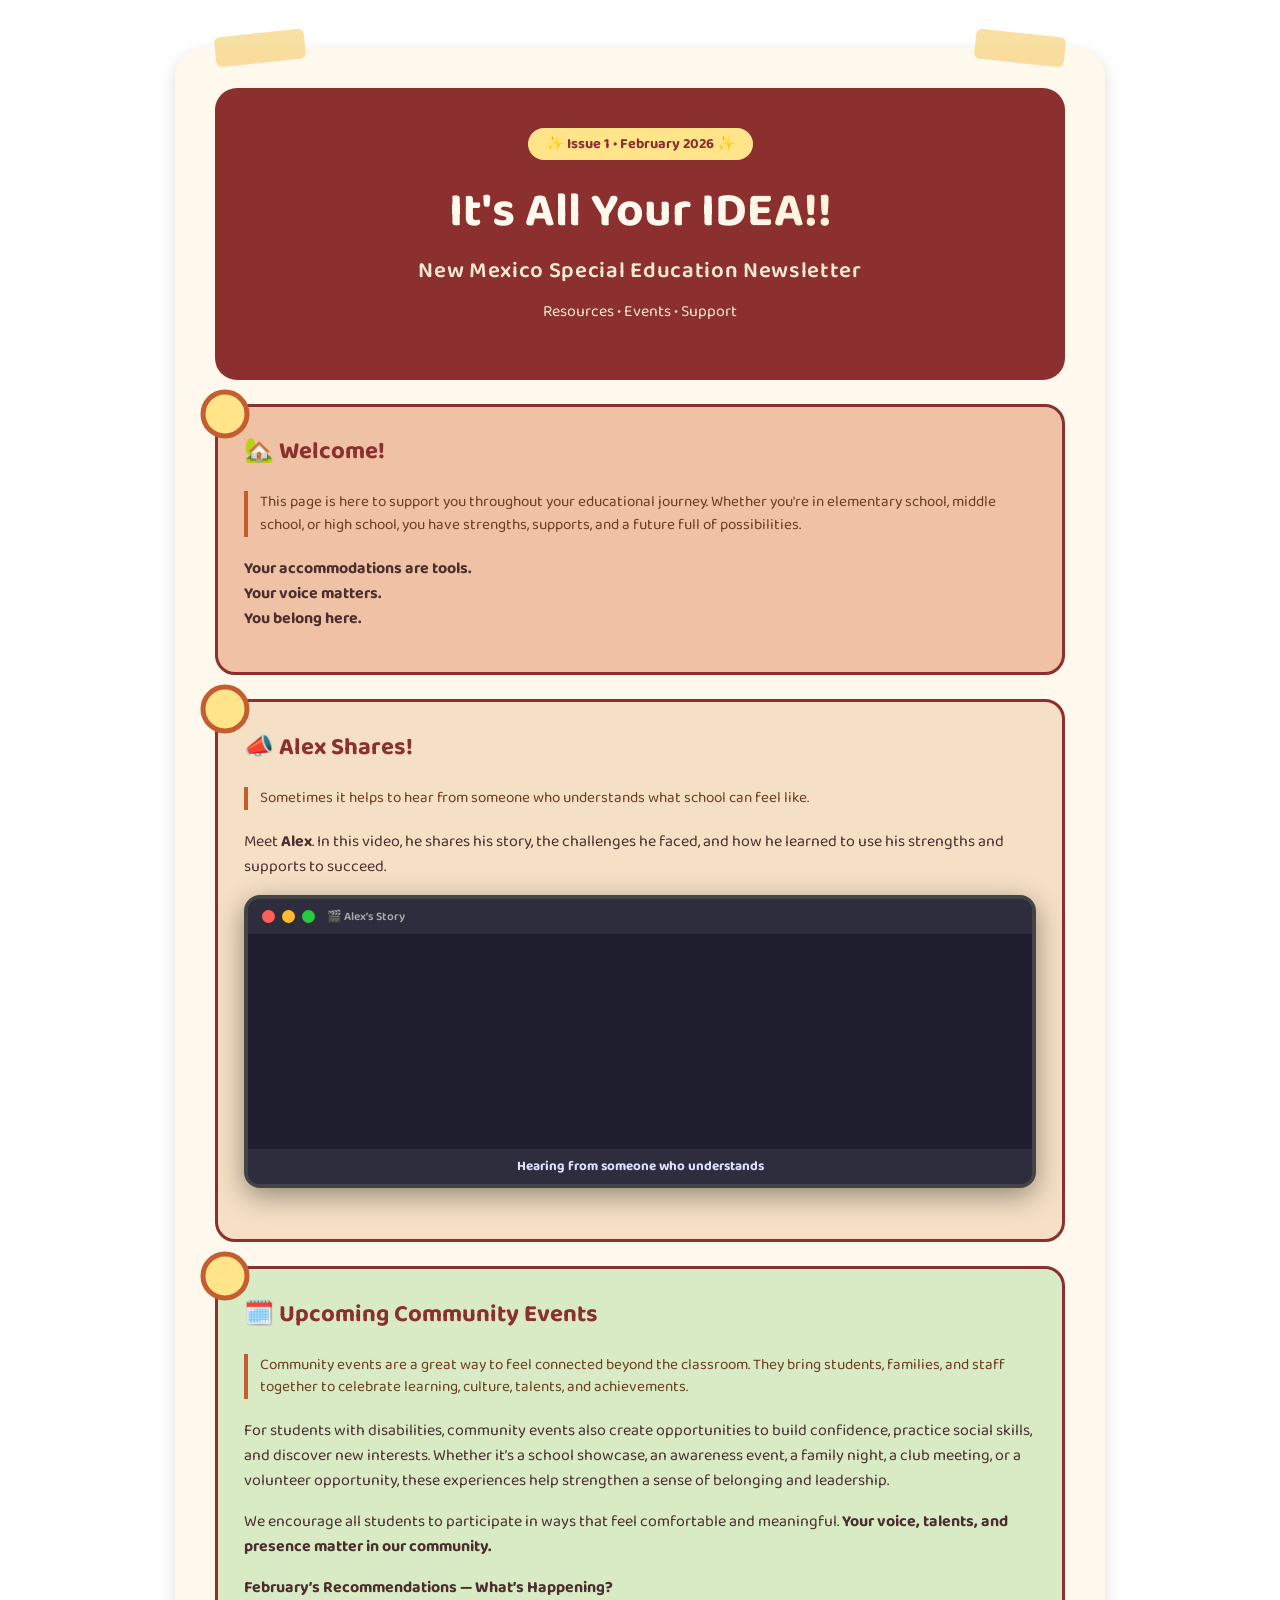
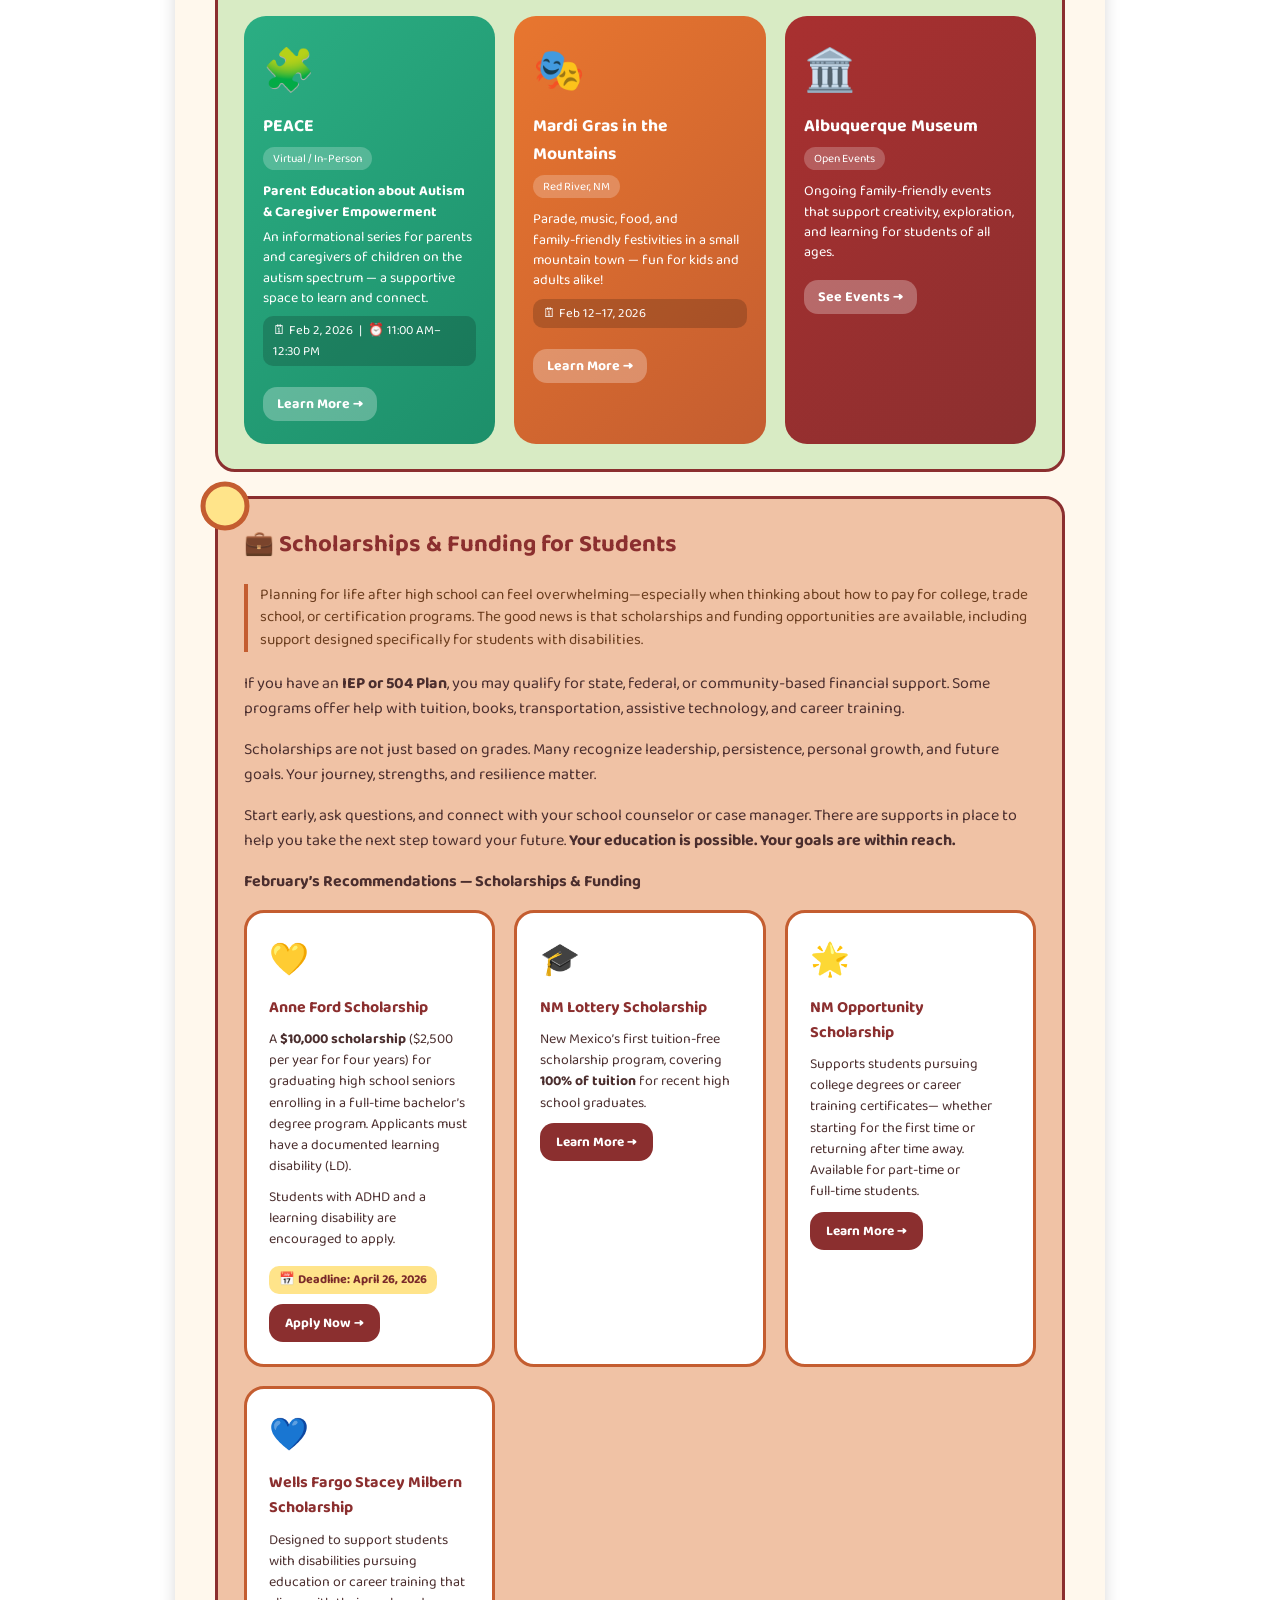
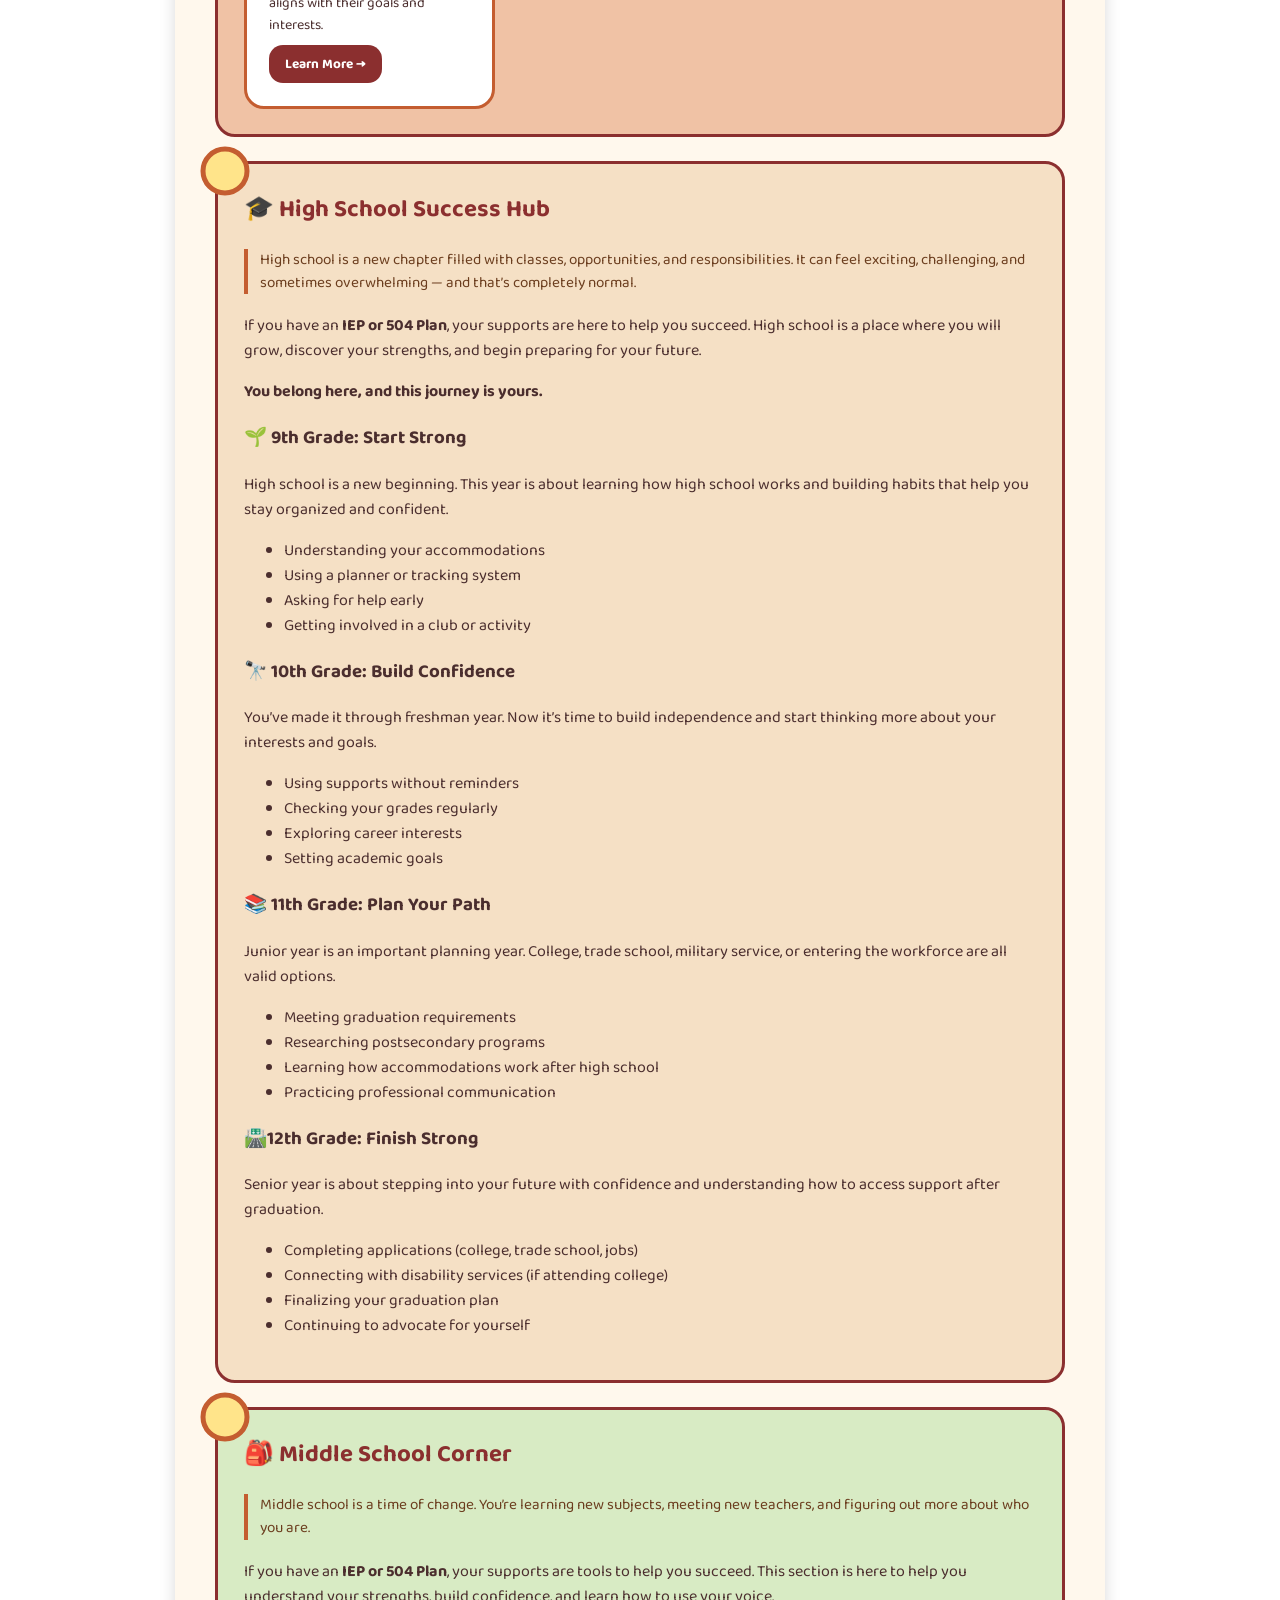
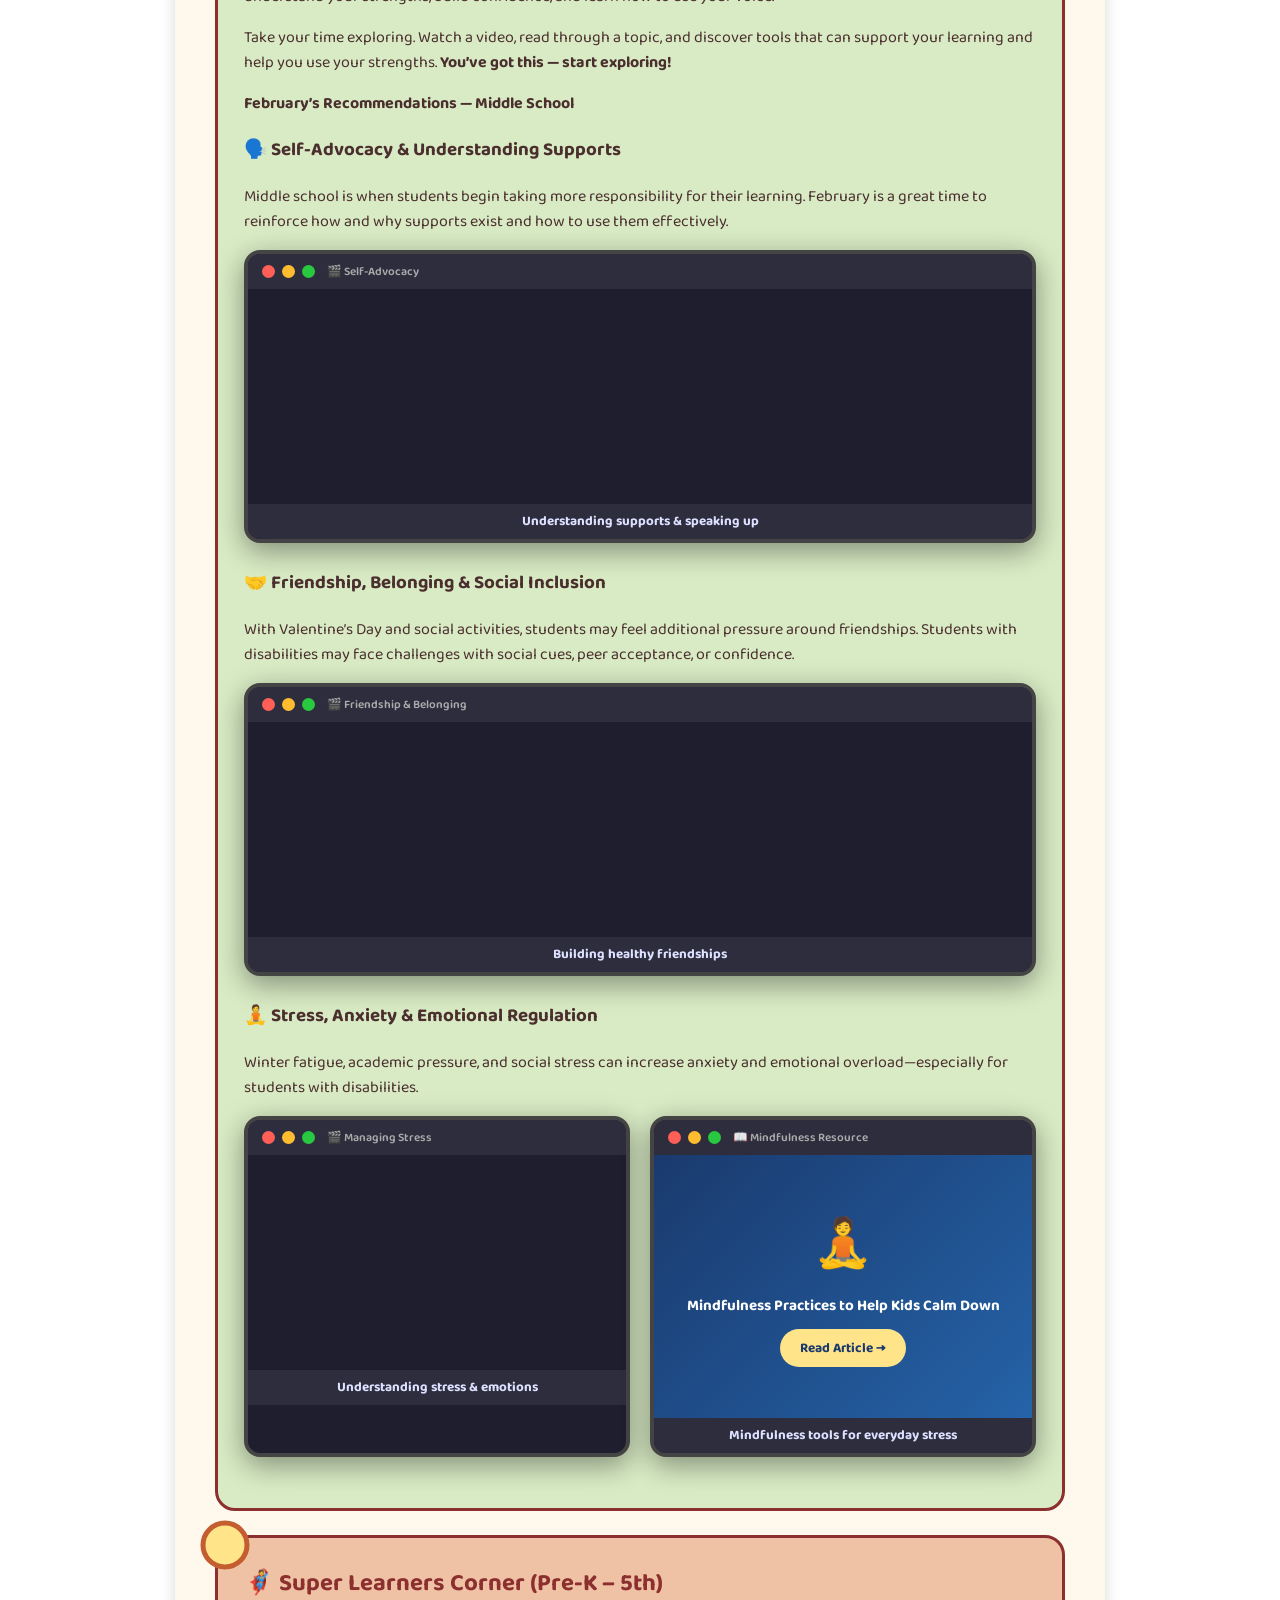
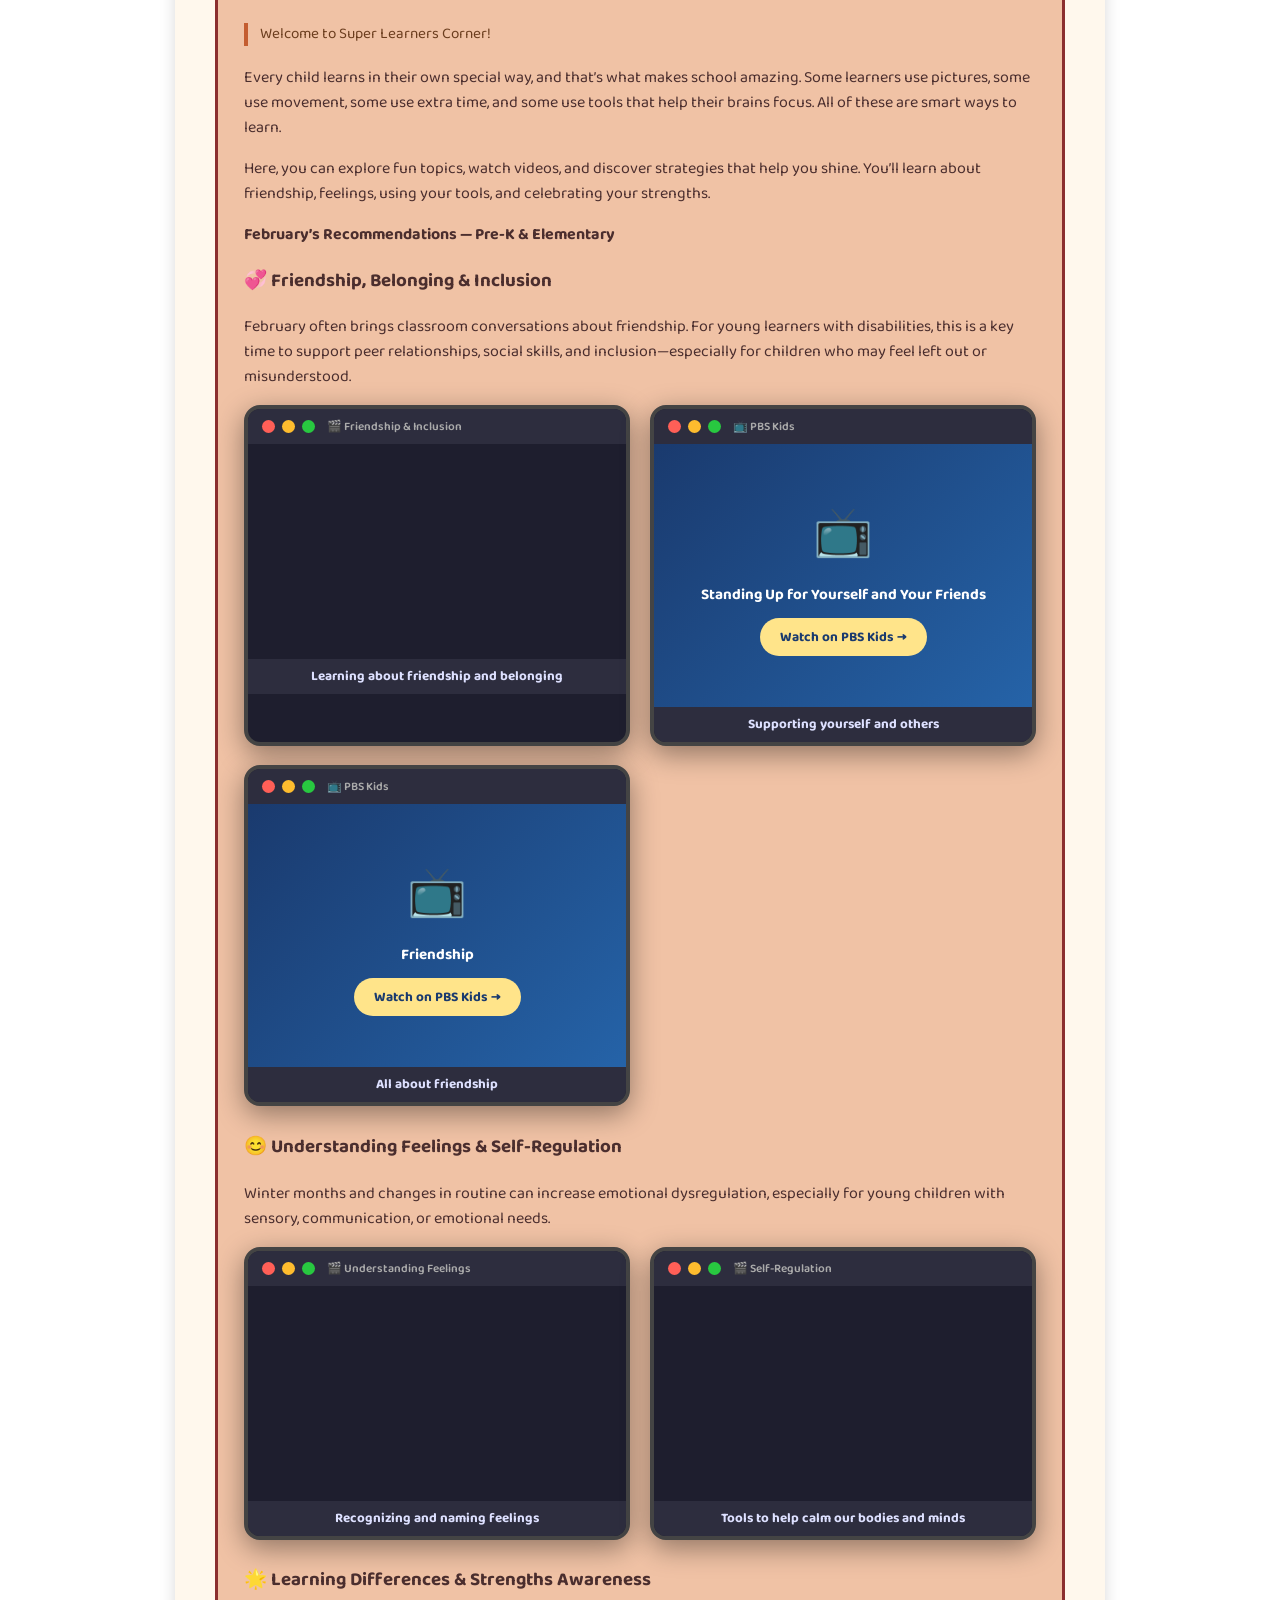
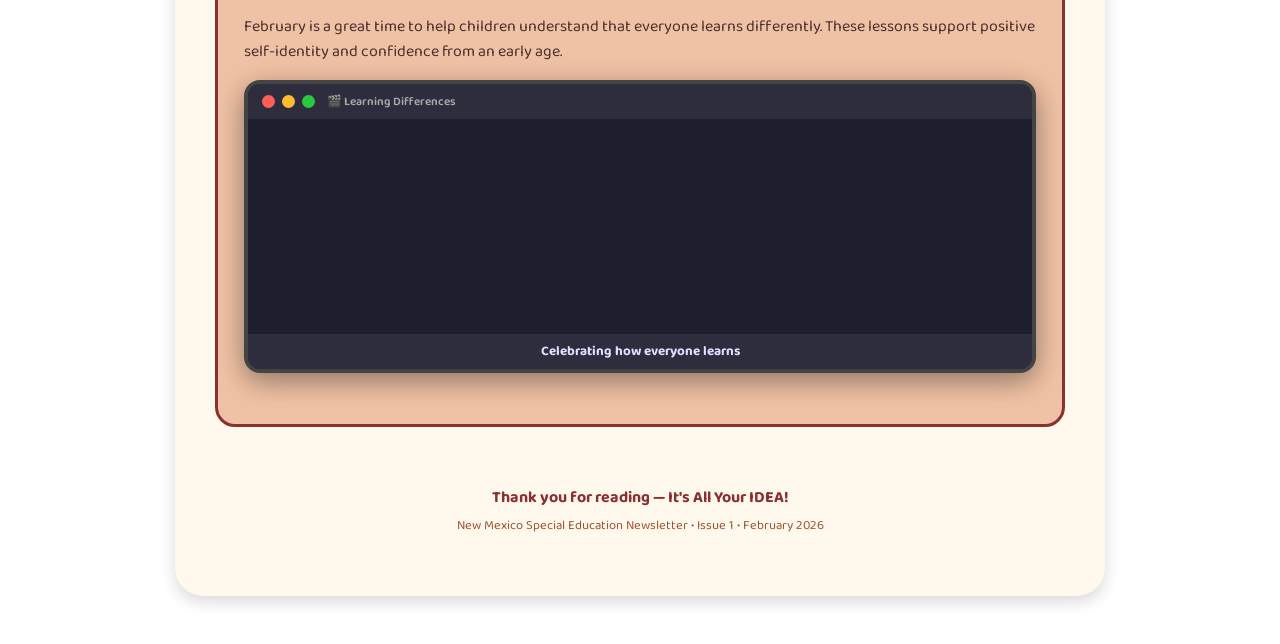
<file: index.html>
<!DOCTYPE html>
<html lang="en">
<head>
  <meta charset="UTF-8" />
  <meta name="viewport" content="width=device-width, initial-scale=1.0" />
  <title>It's All Your IDEA!!</title>
  <link rel="stylesheet" href="css/newsletter.css" />
  <link href="https://fonts.googleapis.com/css2?family=Baloo+2:wght@400;600;700&display=swap" rel="stylesheet">
</head>
<body class="circle-icons-on">

  <div class="bg-decor"></div>
  <div class="stars-container" id="starsContainer"></div>

  <div class="newsletter">

    <!-- ══════════════ HEADER ══════════════ -->
    <div class="header">
      <div class="header-badge">✨ Issue 1 • February 2026 ✨</div>
      <h1 class="shimmer-text">It's All Your IDEA!!</h1>
      <p class="header-sub-title">New Mexico Special Education Newsletter</p>
      <p class="subtitle">Resources • Events • Support</p>
    </div>

    <!-- ================= WELCOME ================= -->
    <div class="section highlight animate-in">
      <h2>🏡 Welcome!</h2>
      <p class="section-intro">
        This page is here to support you throughout your educational journey.
        Whether you're in elementary school, middle school, or high school,
        you have strengths, supports, and a future full of possibilities.
      </p>

      <p>
        <strong>Your accommodations are tools.</strong><br>
        <strong>Your voice matters.</strong><br>
        <strong>You belong here.</strong>
      </p>
    </div>

    <!-- ================= ALEX SHARES ================= -->
    <div class="section alex-shares animate-in">
      <h2>📣 Alex Shares!</h2>

      <p class="section-intro">
        Sometimes it helps to hear from someone who understands what school can feel like.
      </p>

      <p>
        Meet <strong>Alex</strong>. In this video, he shares his story, the challenges he faced,
        and how he learned to use his strengths and supports to succeed.
      </p>

      <div class="video-grid">
        <div class="video-window wobble-hover">
          <div class="video-top-bar">
            <span class="dot dot-red"></span>
            <span class="dot dot-yellow"></span>
            <span class="dot dot-green"></span>
            <span class="video-label">🎬 Alex’s Story</span>
          </div>

          <iframe
            src="https://www.youtube.com/embed/mwRnPF_NPbk?start=63"
            title="Alex Shares His Story"
            allowfullscreen
            loading="lazy">
          </iframe>

          <div class="video-caption">
            Hearing from someone who understands
          </div>
        </div>
      </div>
    </div>

    <!-- ══════════════ COMMUNITY EVENTS ══════════════ -->
    <div class="section purple animate-in">
      <h2>🗓️ Upcoming Community Events</h2>

      <p class="section-intro">
        Community events are a great way to feel connected beyond the classroom.
        They bring students, families, and staff together to celebrate learning,
        culture, talents, and achievements.
      </p>

      <p>
        For students with disabilities, community events also create opportunities
        to build confidence, practice social skills, and discover new interests.
        Whether it’s a school showcase, an awareness event, a family night,
        a club meeting, or a volunteer opportunity, these experiences help
        strengthen a sense of belonging and leadership.
      </p>

      <p>
        We encourage all students to participate in ways that feel comfortable and meaningful.
        <strong>Your voice, talents, and presence matter in our community.</strong>
      </p>

      <p><strong>February’s Recommendations — What’s Happening?</strong></p>

      <div class="event-cards">

        <!-- PEACE -->
        <a href="https://www.nmfinder.org/events?utm_source=" target="_blank"
          class="event-card card-teal">
          <span class="event-emoji">🧩</span>
          <h3>PEACE</h3>
          <span class="event-tag">Virtual / In‑Person</span>
          <p>
            <strong>Parent Education about Autism & Caregiver Empowerment</strong>
          </p>
          <p>
            An informational series for parents and caregivers of children on the autism
            spectrum — a supportive space to learn and connect.
          </p>
          <div class="event-meta">
            🗓 Feb 2, 2026 &nbsp;|&nbsp; ⏰ 11:00 AM–12:30 PM
          </div>
          <div class="event-cta">Learn More →</div>
        </a>

        <!-- MARDI GRAS -->
        <a href="https://redriver.org/events/mardi-gras-in-the-mountains/?utm_source="
          target="_blank" class="event-card card-orange">
          <span class="event-emoji">🎭</span>
          <h3>Mardi Gras in the Mountains</h3>
          <span class="event-tag">Red River, NM</span>
          <p>
            Parade, music, food, and family‑friendly festivities in a small
            mountain town — fun for kids and adults alike!
          </p>
          <div class="event-meta">
            🗓 Feb 12–17, 2026
          </div>
          <div class="event-cta">Learn More →</div>
        </a>

        <!-- ALBUQUERQUE MUSEUM -->
        <a href="https://www.cabq.gov/artsculture/albuquerque-museum/events/museum-events/family-day-museum-mash-up"
          target="_blank" class="event-card card-maroon">
          <span class="event-emoji">🏛️</span>
          <h3>Albuquerque Museum</h3>
          <span class="event-tag">Open Events</span>
          <p>
            Ongoing family‑friendly events that support creativity, exploration,
            and learning for students of all ages.
          </p>
          <div class="event-cta">See Events →</div>
        </a>

      </div>
    </div>

    <!-- ══════════════ SCHOLARSHIPS ══════════════ -->
    <div class="section scholarships animate-in">
      <h2>💼 Scholarships & Funding for Students</h2>
    
    
      <p class="section-intro">
        Planning for life after high school can feel overwhelming—especially when thinking
        about how to pay for college, trade school, or certification programs. The good news
        is that scholarships and funding opportunities are available, including support
        designed specifically for students with disabilities.
      </p>
    
      <p>
        If you have an <strong>IEP or 504 Plan</strong>, you may qualify for state, federal,
        or community‑based financial support. Some programs offer help with tuition, books,
        transportation, assistive technology, and career training.
      </p>
    
      <p>
        Scholarships are not just based on grades. Many recognize leadership, persistence,
        personal growth, and future goals. Your journey, strengths, and resilience matter.
      </p>
    
      <p>
        Start early, ask questions, and connect with your school counselor or case manager.
        There are supports in place to help you take the next step toward your future.
        <strong>Your education is possible. Your goals are within reach.</strong>
      </p>
    
      <p><strong>February’s Recommendations — Scholarships & Funding</strong></p>
    
      <div class="scholarship-grid">
    
        <!-- Anne Ford Scholarship -->
        <div class="scholarship-card">
          <div class="s-icon">💛</div>
          <h3>Anne Ford Scholarship</h3>
          <p>
            A <strong>$10,000 scholarship</strong> ($2,500 per year for four years) for
            graduating high school seniors enrolling in a full‑time bachelor’s degree
            program. Applicants must have a documented learning disability (LD).
          </p>
          <p>
            Students with ADHD and a learning disability are encouraged to apply.
          </p>
          <div class="deadline">📅 Deadline: April 26, 2026</div>
          <a href="https://ncld.org/scholarships-awards/anne-ford-scholarship/" target="_blank" class="s-btn">Apply Now
            →</a>
        </div>
    
        <!-- NM Lottery Scholarship -->
        <div class="scholarship-card">
          <div class="s-icon">🎓</div>
          <h3>NM Lottery Scholarship</h3>
          <p>
            New Mexico’s first tuition‑free scholarship program, covering
            <strong>100% of tuition</strong> for recent high school graduates.
          </p>
          <a href="https://www.reachhighernm.com/recent-high-school-graduate/" target="_blank" class="s-btn">Learn More
            →</a>
        </div>
    
        <!-- NM Opportunity Scholarship -->
        <div class="scholarship-card">
          <div class="s-icon">🌟</div>
          <h3>NM Opportunity Scholarship</h3>
          <p>
            Supports students pursuing college degrees or career training certificates—
            whether starting for the first time or returning after time away.
            Available for part‑time or full‑time students.
          </p>
          <a href="https://www.reachhighernm.com/returning-students/" target="_blank" class="s-btn">Learn More →</a>
        </div>
    
        <!-- Wells Fargo Stacey Milbern Scholarship -->
        <div class="scholarship-card">
          <div class="s-icon">💙</div>
          <h3>Wells Fargo Stacey Milbern Scholarship</h3>
          <p>
            Designed to support students with disabilities pursuing education or
            career training that aligns with their goals and interests.
          </p>
          <a href="https://www.scholarships.com/scholarships/wells-fargo-stacey-milbern-scholarship" target="_blank"
            class="s-btn">Learn More →</a>
        </div>
    
      </div>
    </div>

    <!-- ================= HIGH SCHOOL SUCCESS HUB ================= -->
    <div class="section high-school animate-in">
      <div class="grade-badge badge-purple">🎓 High School</div>
    
      <h2>🎓 High School Success Hub</h2>
    
    
      <p class="section-intro">
        High school is a new chapter filled with classes, opportunities, and responsibilities.
        It can feel exciting, challenging, and sometimes overwhelming — and that’s completely normal.
      </p>
    
      <p>
        If you have an <strong>IEP or 504 Plan</strong>, your supports are here to help you succeed.
        High school is a place where you will grow, discover your strengths, and begin preparing
        for your future.
      </p>
    
      <p><strong>You belong here, and this journey is yours.</strong></p>
    
      <!-- 9th Grade -->
      <h3>🌱 9th Grade: Start Strong</h3>
      <p>
        High school is a new beginning. This year is about learning how high school works
        and building habits that help you stay organized and confident.
      </p>
    
      <ul>
        <li>Understanding your accommodations</li>
        <li>Using a planner or tracking system</li>
        <li>Asking for help early</li>
        <li>Getting involved in a club or activity</li>
      </ul>
    
      <!-- 10th Grade -->
      <h3>🔭 10th Grade: Build Confidence</h3>
      <p>
        You’ve made it through freshman year. Now it’s time to build independence and
        start thinking more about your interests and goals.
      </p>
    
      <ul>
        <li>Using supports without reminders</li>
        <li>Checking your grades regularly</li>
        <li>Exploring career interests</li>
        <li>Setting academic goals</li>
      </ul>
    
      <!-- 11th Grade -->
      <h3>📚 11th Grade: Plan Your Path</h3>
      <p>
        Junior year is an important planning year. College, trade school, military service,
        or entering the workforce are all valid options.
      </p>
    
      <ul>
        <li>Meeting graduation requirements</li>
        <li>Researching postsecondary programs</li>
        <li>Learning how accommodations work after high school</li>
        <li>Practicing professional communication</li>
      </ul>
    
      <!-- 12th Grade -->
      <h3>🛣️12th Grade: Finish Strong</h3>
      <p>
        Senior year is about stepping into your future with confidence and understanding
        how to access support after graduation.
      </p>
    
      <ul>
        <li>Completing applications (college, trade school, jobs)</li>
        <li>Connecting with disability services (if attending college)</li>
        <li>Finalizing your graduation plan</li>
        <li>Continuing to advocate for yourself</li>
      </ul>
    </div>

    <!-- ══════════════ MIDDLE SCHOOL ══════════════ -->
    <div class="section purple animate-in">
      
      
      <h2>🎒 Middle School Corner</h2>
      
      <p class="section-intro">
        Middle school is a time of change. You’re learning new subjects, meeting new teachers,
        and figuring out more about who you are.
      </p>
      
      <p>
        If you have an <strong>IEP or 504 Plan</strong>, your supports are tools to help you succeed.
        This section is here to help you understand your strengths, build confidence,
        and learn how to use your voice.
      </p>
      
      <p>
        Take your time exploring. Watch a video, read through a topic,
        and discover tools that can support your learning and help you use your strengths.
        <strong>You’ve got this — start exploring!</strong>
      </p>
      
      <p><strong>February’s Recommendations — Middle School</strong></p>
      
      <!-- Topic 1 -->
      <h3>🗣️ Self‑Advocacy & Understanding Supports</h3>
      <p>
        Middle school is when students begin taking more responsibility for their learning.
        February is a great time to reinforce how and why supports exist and how to use them effectively.
      </p>
      
      <div class="video-grid">
        <div class="video-window wobble-hover">
          <div class="video-top-bar">
            <span class="dot dot-red"></span>
            <span class="dot dot-yellow"></span>
            <span class="dot dot-green"></span>
            <span class="video-label">🎬 Self‑Advocacy</span>
          </div>
          <iframe src="https://www.youtube.com/embed/DJYpe2DOMzk" title="Self‑Advocacy and Supports" allowfullscreen
            loading="lazy">
          </iframe>
          <div class="video-caption">Understanding supports & speaking up</div>
        </div>
      </div>
      
      <!-- Topic 2 -->
      <h3>🤝 Friendship, Belonging & Social Inclusion</h3>
      <p>
        With Valentine’s Day and social activities, students may feel additional pressure
        around friendships. Students with disabilities may face challenges with social cues,
        peer acceptance, or confidence.
      </p>
      
      <div class="video-grid">
        <div class="video-window wobble-hover">
          <div class="video-top-bar">
            <span class="dot dot-red"></span>
            <span class="dot dot-yellow"></span>
            <span class="dot dot-green"></span>
            <span class="video-label">🎬 Friendship & Belonging</span>
          </div>
          <iframe src="https://www.youtube.com/embed/vRv7GAkfj4w" title="Friendship and Social Inclusion" allowfullscreen
            loading="lazy">
          </iframe>
          <div class="video-caption">Building healthy friendships</div>
        </div>
      </div>
      
      <!-- Topic 3 -->
      <h3>🧘 Stress, Anxiety & Emotional Regulation</h3>
      <p>
        Winter fatigue, academic pressure, and social stress can increase anxiety and emotional
        overload—especially for students with disabilities.
      </p>
      
      <div class="video-grid">
        <div class="video-window wobble-hover">
          <div class="video-top-bar">
            <span class="dot dot-red"></span>
            <span class="dot dot-yellow"></span>
            <span class="dot dot-green"></span>
            <span class="video-label">🎬 Managing Stress</span>
          </div>
          <iframe src="https://www.youtube.com/embed/jGMjqIIMxNA" title="Stress and Emotional Regulation" allowfullscreen
            loading="lazy">
          </iframe>
          <div class="video-caption">Understanding stress & emotions</div>
        </div>
      
        <div class="video-window wobble-hover">
          <div class="video-top-bar">
            <span class="dot dot-red"></span>
            <span class="dot dot-yellow"></span>
            <span class="dot dot-green"></span>
            <span class="video-label">📖 Mindfulness Resource</span>
          </div>
          <div class="pbs-card">
            <div class="pbs-big-icon">🧘</div>
            <p><strong>Mindfulness Practices to Help Kids Calm Down</strong></p>
            <a href="https://leftbrainbuddha.com/mindfulness-practices-to-help-kids-calm-down/" target="_blank"
              class="pbs-link-btn">
              Read Article →
            </a>
          </div>
          <div class="video-caption">Mindfulness tools for everyday stress</div>
        </div>
      </div>
    </div>

    <!-- ══════════════ PRE-K – ELEMENTARY ══════════════ -->
    <div class="section highlight animate-in">

      <h2>🦸 Super Learners Corner (Pre‑K – 5th)</h2>
      
      <p class="section-intro">
        Welcome to Super Learners Corner!
      </p>
      
      <p>
        Every child learns in their own special way, and that’s what makes school amazing.
        Some learners use pictures, some use movement, some use extra time, and some use tools
        that help their brains focus. All of these are smart ways to learn.
      </p>
      
      <p>
        Here, you can explore fun topics, watch videos, and discover strategies that help you shine.
        You’ll learn about friendship, feelings, using your tools, and celebrating your strengths.
      </p>
      
      <p><strong>February’s Recommendations — Pre‑K & Elementary</strong></p>
      
      <!-- Topic 1 -->
      <h3>💞 Friendship, Belonging & Inclusion</h3>
      <p>
        February often brings classroom conversations about friendship.
        For young learners with disabilities, this is a key time to support
        peer relationships, social skills, and inclusion—especially for children
        who may feel left out or misunderstood.
      </p>
      
      <div class="video-grid">
      
        <div class="video-window wobble-hover">
          <div class="video-top-bar">
            <span class="dot dot-red"></span>
            <span class="dot dot-yellow"></span>
            <span class="dot dot-green"></span>
            <span class="video-label">🎬 Friendship & Inclusion</span>
          </div>
          <iframe src="https://www.youtube.com/embed/rvL4clmNQXQ" title="Friendship and Inclusion" allowfullscreen
            loading="lazy">
          </iframe>
          <div class="video-caption">Learning about friendship and belonging</div>
        </div>
      
        <div class="video-window wobble-hover">
          <div class="video-top-bar">
            <span class="dot dot-red"></span>
            <span class="dot dot-yellow"></span>
            <span class="dot dot-green"></span>
            <span class="video-label">📺 PBS Kids</span>
          </div>
          <div class="pbs-card">
            <div class="pbs-big-icon">📺</div>
            <p><strong>Standing Up for Yourself and Your Friends</strong></p>
            <a href="https://www.pbs.org/video/standing-up-for-yourself-and-your-friends-zve4ma/" target="_blank"
              class="pbs-link-btn">
              Watch on PBS Kids →
            </a>
          </div>
          <div class="video-caption">Supporting yourself and others</div>
        </div>
      
        <div class="video-window wobble-hover">
          <div class="video-top-bar">
            <span class="dot dot-red"></span>
            <span class="dot dot-yellow"></span>
            <span class="dot dot-green"></span>
            <span class="video-label">📺 PBS Kids</span>
          </div>
          <div class="pbs-card">
            <div class="pbs-big-icon">📺</div>
            <p><strong>Friendship</strong></p>
            <a href="https://www.pbs.org/video/friendship-hpdtp3/" target="_blank" class="pbs-link-btn">
              Watch on PBS Kids →
            </a>
          </div>
          <div class="video-caption">All about friendship</div>
        </div>
      
      </div>
      
      <!-- Topic 2 -->
      <h3>😊 Understanding Feelings & Self‑Regulation</h3>
      <p>
        Winter months and changes in routine can increase emotional dysregulation,
        especially for young children with sensory, communication, or emotional needs.
      </p>
      
      <div class="video-grid">
      
        <div class="video-window wobble-hover">
          <div class="video-top-bar">
            <span class="dot dot-red"></span>
            <span class="dot dot-yellow"></span>
            <span class="dot dot-green"></span>
            <span class="video-label">🎬 Understanding Feelings</span>
          </div>
          <iframe src="https://www.youtube.com/embed/ZxfJicfyCdg" title="Understanding Feelings" allowfullscreen
            loading="lazy">
          </iframe>
          <div class="video-caption">Recognizing and naming feelings</div>
        </div>
      
        <div class="video-window wobble-hover">
          <div class="video-top-bar">
            <span class="dot dot-red"></span>
            <span class="dot dot-yellow"></span>
            <span class="dot dot-green"></span>
            <span class="video-label">🎬 Self‑Regulation</span>
          </div>
          <iframe src="https://www.youtube.com/embed/bRkILioT_NA" title="Self Regulation" allowfullscreen loading="lazy">
          </iframe>
          <div class="video-caption">Tools to help calm our bodies and minds</div>
        </div>
      
      </div>
      
      <!-- Topic 3 -->
      <h3>🌟 Learning Differences & Strengths Awareness</h3>
      <p>
        February is a great time to help children understand that everyone learns differently.
        These lessons support positive self‑identity and confidence from an early age.
      </p>
      
      <div class="video-grid">
        <div class="video-window wobble-hover">
          <div class="video-top-bar">
            <span class="dot dot-red"></span>
            <span class="dot dot-yellow"></span>
            <span class="dot dot-green"></span>
            <span class="video-label">🎬 Learning Differences</span>
          </div>
          <iframe src="https://www.youtube.com/embed/uSrA2c46l_U" title="Learning Differences and Strengths" allowfullscreen
            loading="lazy">
          </iframe>
          <div class="video-caption">Celebrating how everyone learns</div>
        </div>
      </div>
      
    </div>
    
    <!-- ══════════════ FOOTER ══════════════ -->
    <div class="footer">
      <div class="footer-stars"></div>
      <p>Thank you for reading — It's All Your IDEA!</p>
      <p class="footer-sub">New Mexico Special Education Newsletter • Issue 1 • February 2026</p>
    </div>

  </div><!-- /.newsletter -->

  <script src="js/newsletter.js"></script>
</body>
</html>
</file>
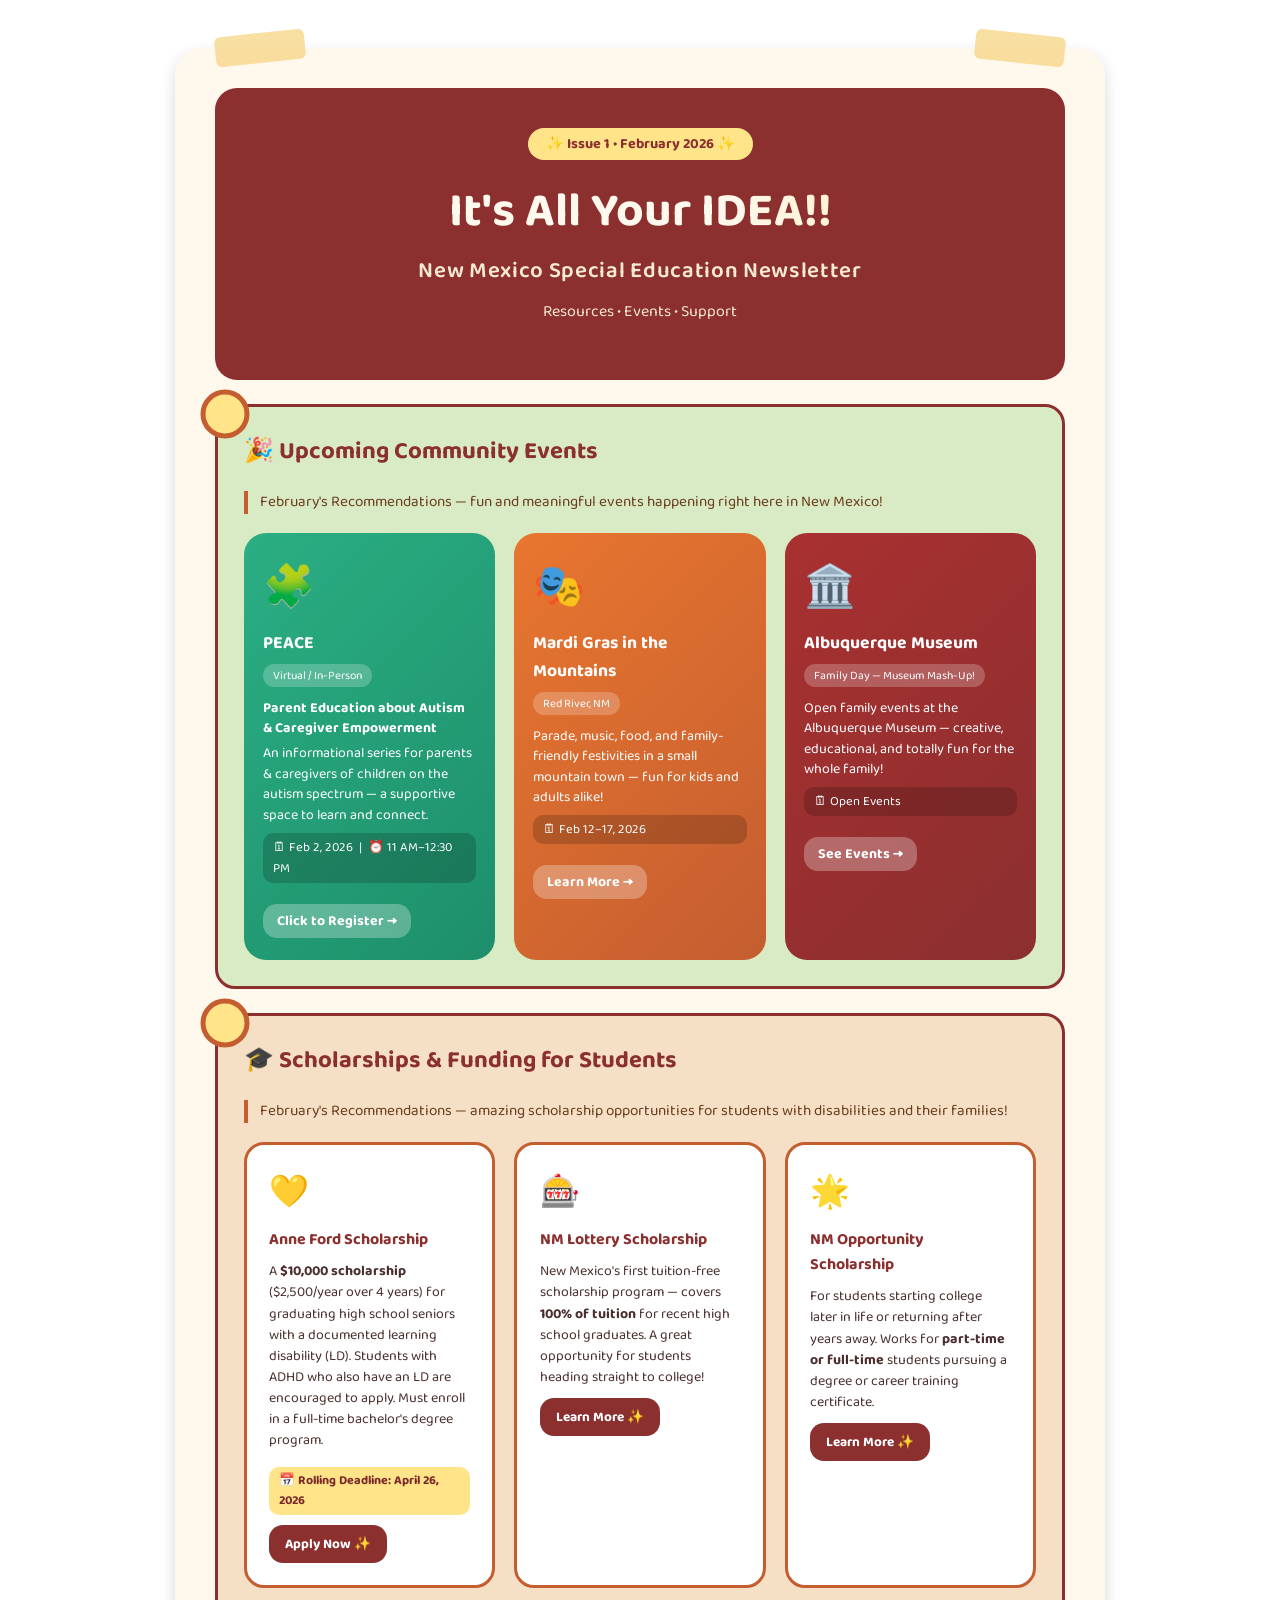
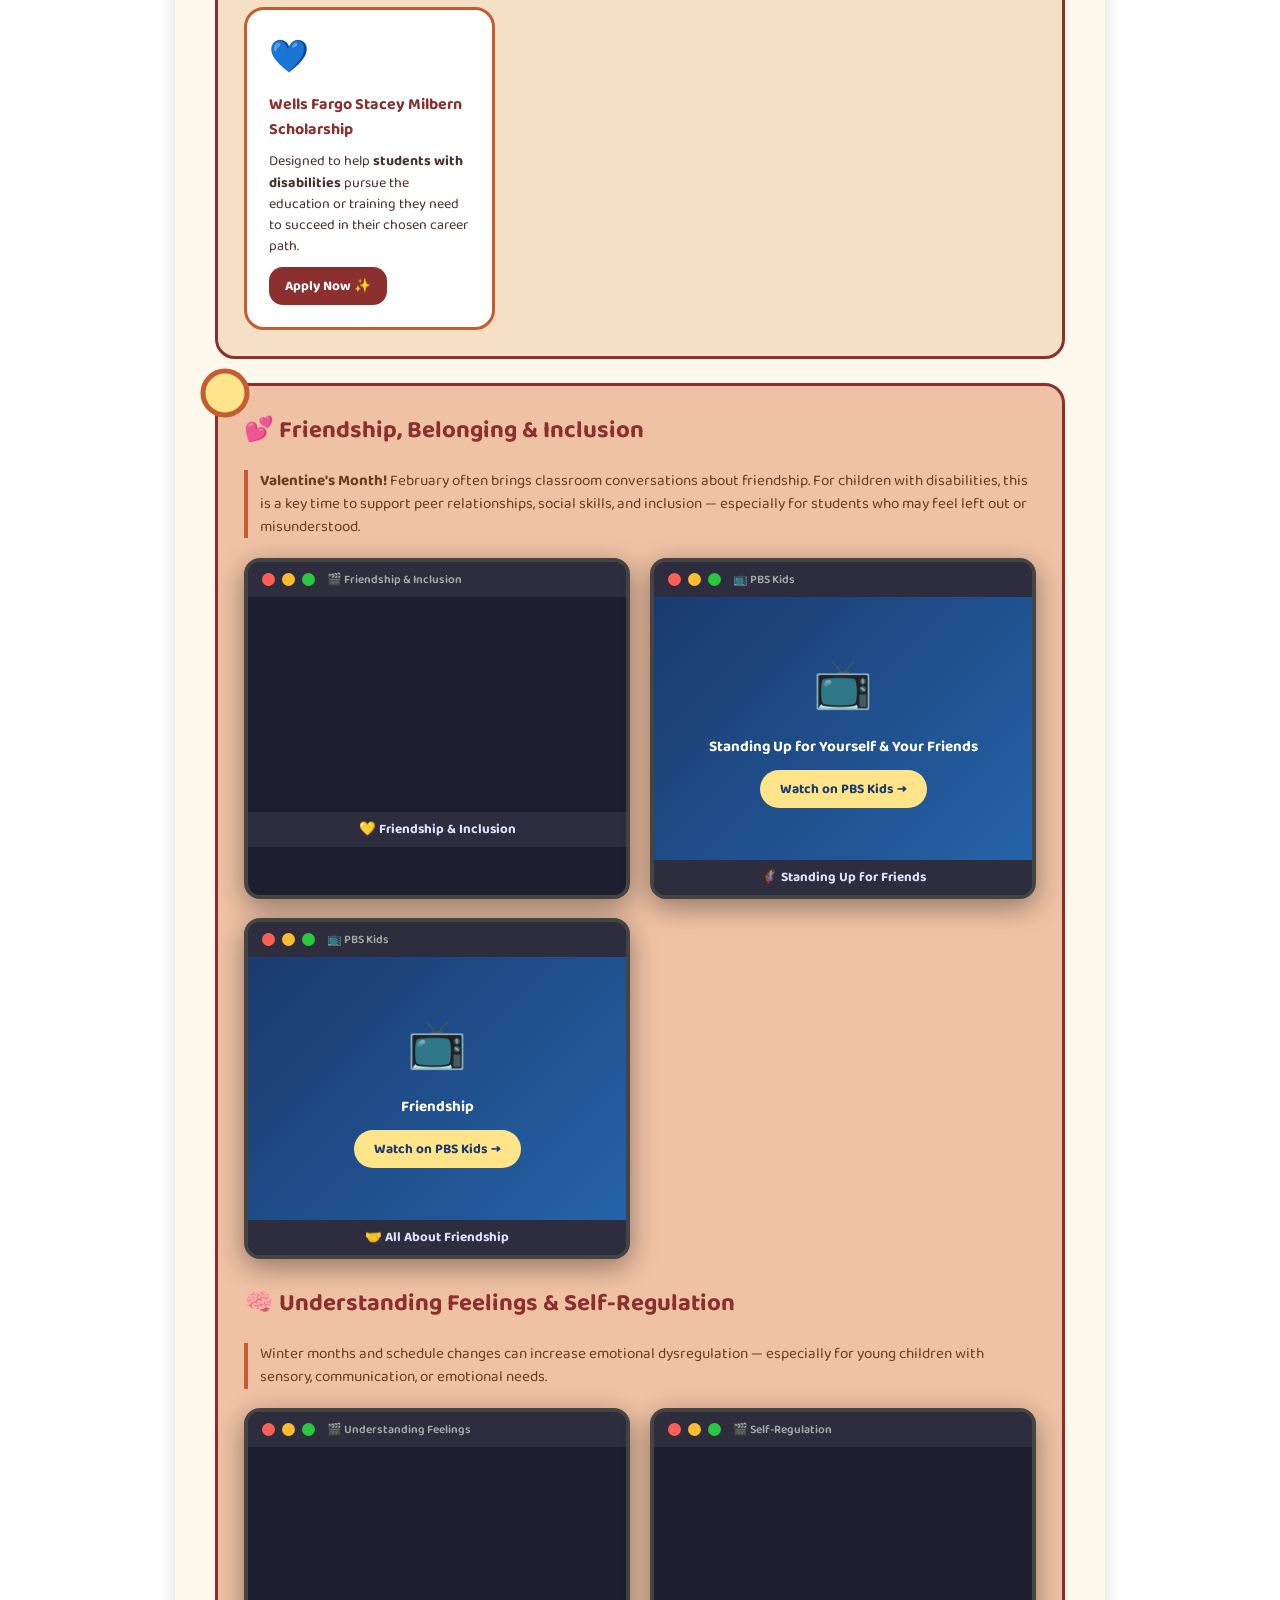
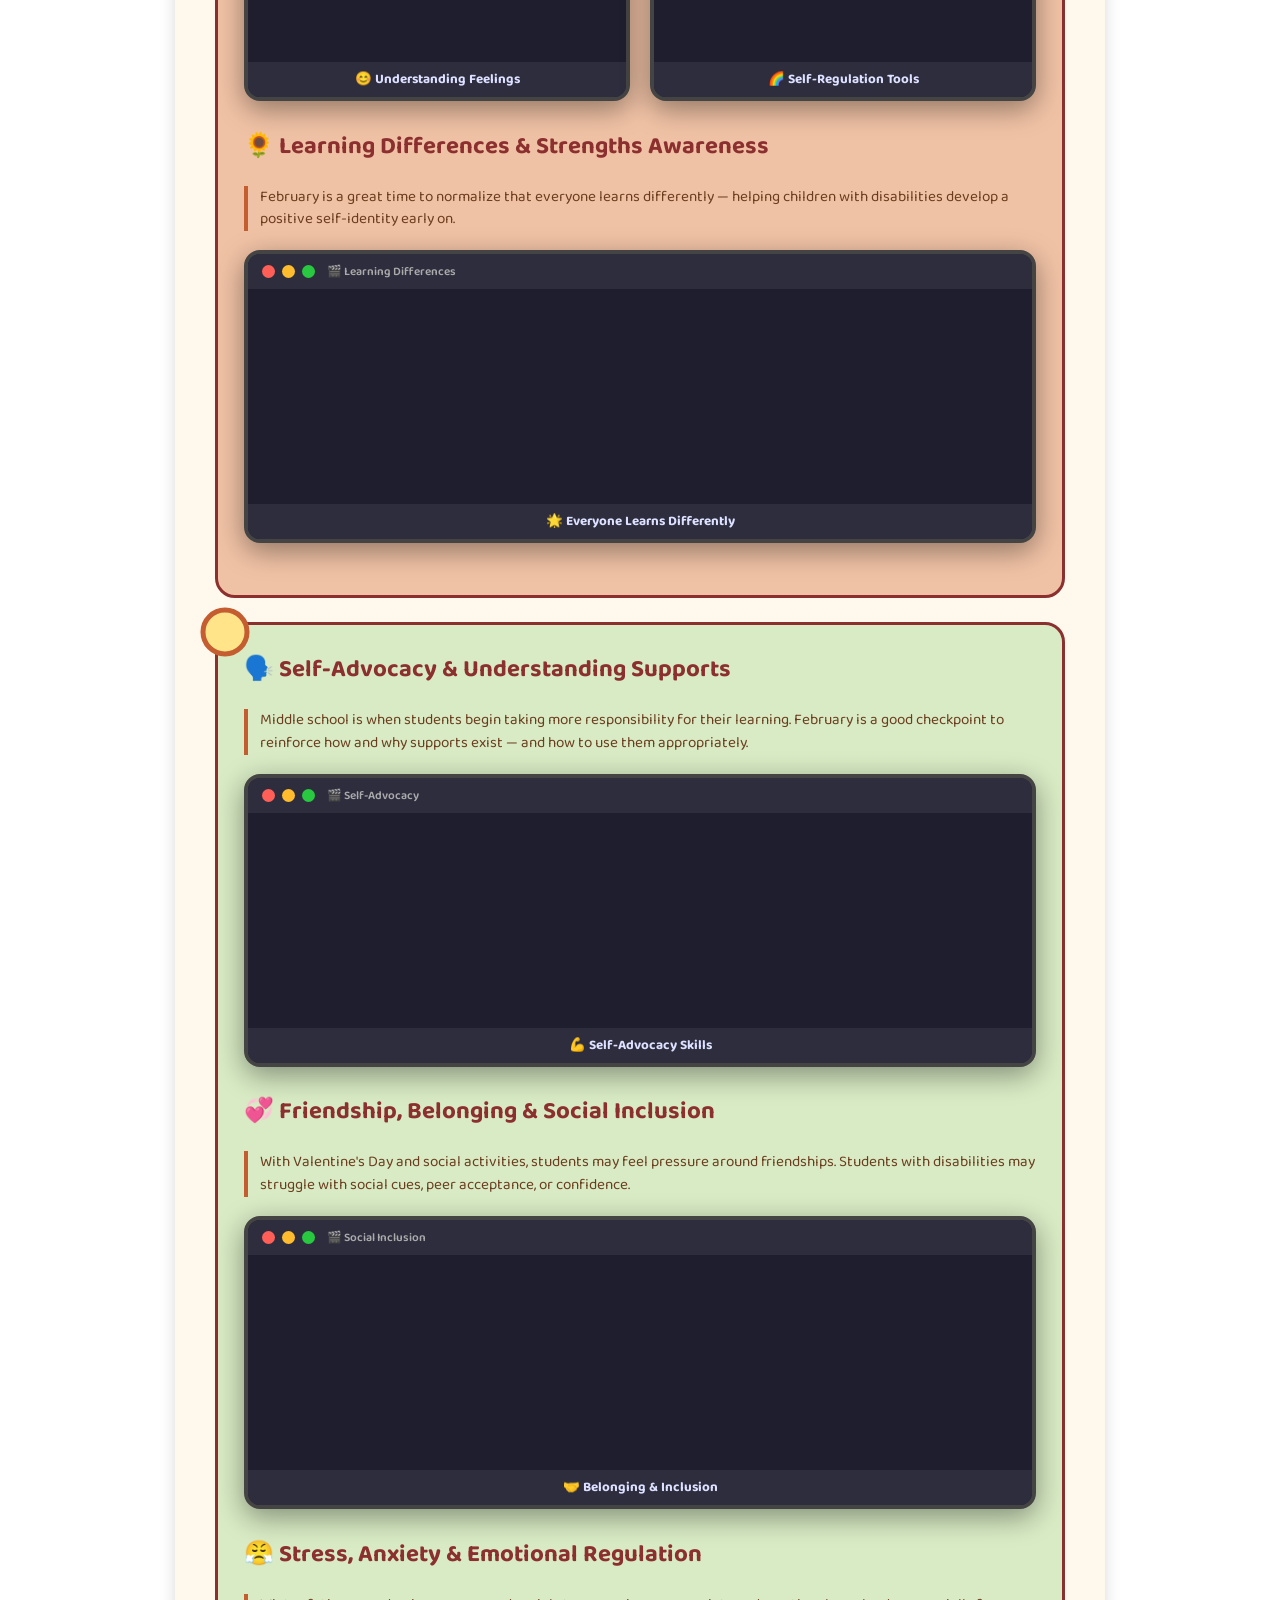
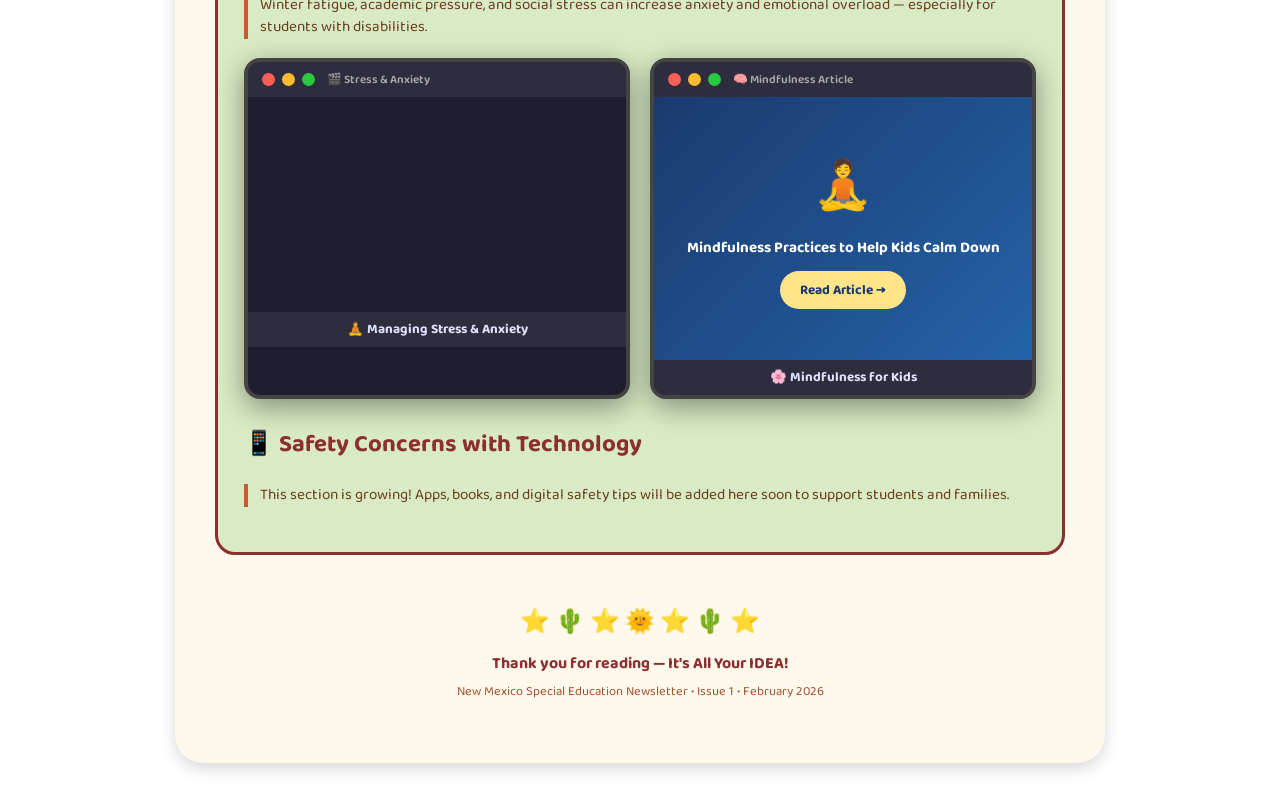
<file: index copy.html>
<!DOCTYPE html>
<html lang="en">
<head>
  <meta charset="UTF-8" />
  <meta name="viewport" content="width=device-width, initial-scale=1.0" />
  <title>It's All Your IDEA!!</title>
  <link rel="stylesheet" href="css/newsletter.css" />
  <link href="https://fonts.googleapis.com/css2?family=Baloo+2:wght@400;600;700&display=swap" rel="stylesheet">
</head>
<body>

  <div class="bg-decor"></div>
  <div class="stars-container" id="starsContainer"></div>

  <div class="newsletter">

    <!-- ══════════════ HEADER ══════════════ -->
    <div class="header">
      <div class="header-badge">✨ Issue 1 • February 2026 ✨</div>
      <h1 class="shimmer-text">It's All Your IDEA!!</h1>
      <p class="header-sub-title">New Mexico Special Education Newsletter</p>
      <p class="subtitle">Resources • Events • Support</p>
    </div>

    <!-- ══════════════ COMMUNITY EVENTS ══════════════ -->
    <div class="section purple animate-in">
      <h2>🎉 Upcoming Community Events</h2>
      <p class="section-intro">
        February's Recommendations — fun and meaningful events happening right here in New Mexico!
      </p>

      <div class="event-cards">

        <a href="https://www.nmfinder.org/events" target="_blank" class="event-card card-teal">
          <span class="event-emoji">🧩</span>
          <h3>PEACE</h3>
          <span class="event-tag">Virtual / In-Person</span>
          <p><strong>Parent Education about Autism &amp; Caregiver Empowerment</strong></p>
          <p>An informational series for parents &amp; caregivers of children on the autism spectrum — a supportive space to learn and connect.</p>
          <div class="event-meta">🗓 Feb 2, 2026 &nbsp;|&nbsp; ⏰ 11 AM–12:30 PM</div>
          <div class="event-cta">Click to Register →</div>
        </a>

        <a href="https://redriver.org/events/mardi-gras-in-the-mountains/" target="_blank" class="event-card card-orange">
          <span class="event-emoji">🎭</span>
          <h3>Mardi Gras in the Mountains</h3>
          <span class="event-tag">Red River, NM</span>
          <p>Parade, music, food, and family-friendly festivities in a small mountain town — fun for kids and adults alike!</p>
          <div class="event-meta">🗓 Feb 12–17, 2026</div>
          <div class="event-cta">Learn More →</div>
        </a>

        <a href="https://www.cabq.gov/artsculture/albuquerque-museum/events/museum-events/family-day-museum-mash-up" target="_blank" class="event-card card-maroon">
          <span class="event-emoji">🏛️</span>
          <h3>Albuquerque Museum</h3>
          <span class="event-tag">Family Day — Museum Mash-Up!</span>
          <p>Open family events at the Albuquerque Museum — creative, educational, and totally fun for the whole family!</p>
          <div class="event-meta">🗓 Open Events</div>
          <div class="event-cta">See Events →</div>
        </a>

      </div>
    </div>

    <!-- ══════════════ SCHOLARSHIPS ══════════════ -->
    <div class="section animate-in">
      <h2>🎓 Scholarships &amp; Funding for Students</h2>
      <p class="section-intro">
        February's Recommendations — amazing scholarship opportunities for students with disabilities and their families!
      </p>

      <div class="scholarship-grid">

        <div class="scholarship-card">
          <div class="s-icon">💛</div>
          <h3>Anne Ford Scholarship</h3>
          <p>A <strong>$10,000 scholarship</strong> ($2,500/year over 4 years) for graduating high school seniors with a documented learning disability (LD). Students with ADHD who also have an LD are encouraged to apply. Must enroll in a full-time bachelor's degree program.</p>
          <div class="deadline">📅 Rolling Deadline: April 26, 2026</div>
          <a href="https://ncld.org/scholarships-awards/anne-ford-scholarship/" target="_blank" class="s-btn">Apply Now ✨</a>
        </div>

        <div class="scholarship-card">
          <div class="s-icon">🎰</div>
          <h3>NM Lottery Scholarship</h3>
          <p>New Mexico's first tuition-free scholarship program — covers <strong>100% of tuition</strong> for recent high school graduates. A great opportunity for students heading straight to college!</p>
          <a href="https://www.reachhighernm.com/recent-high-school-graduate/" target="_blank" class="s-btn">Learn More ✨</a>
        </div>

        <div class="scholarship-card">
          <div class="s-icon">🌟</div>
          <h3>NM Opportunity Scholarship</h3>
          <p>For students starting college later in life or returning after years away. Works for <strong>part-time or full-time</strong> students pursuing a degree or career training certificate.</p>
          <a href="https://www.reachhighernm.com/returning-students/" target="_blank" class="s-btn">Learn More ✨</a>
        </div>

        <div class="scholarship-card">
          <div class="s-icon">💙</div>
          <h3>Wells Fargo Stacey Milbern Scholarship</h3>
          <p>Designed to help <strong>students with disabilities</strong> pursue the education or training they need to succeed in their chosen career path.</p>
          <a href="https://www.scholarships.com/scholarships/wells-fargo-stacey-milbern-scholarship" target="_blank" class="s-btn">Apply Now ✨</a>
        </div>

      </div>

      <div class="info-note">
        📊 <strong>Note:</strong> Data can be collected on behalf of the office for students who have applied and were awarded scholarships through this newsletter.
      </div>
    </div>

    <!-- ══════════════ PRE-K – ELEMENTARY ══════════════ -->
    <div class="section highlight animate-in">
      <div class="grade-badge badge-green">🍎 Pre-K – Elementary</div>

      <!-- Topic 1 -->
      <h2>💕 Friendship, Belonging &amp; Inclusion</h2>
      <p class="section-intro">
        <strong>Valentine's Month!</strong> February often brings classroom conversations about friendship. For children with disabilities, this is a key time to support peer relationships, social skills, and inclusion — especially for students who may feel left out or misunderstood.
      </p>

      <div class="video-grid">

        <div class="video-window wobble-hover">
          <div class="video-top-bar">
            <span class="dot dot-red"></span>
            <span class="dot dot-yellow"></span>
            <span class="dot dot-green"></span>
            <span class="video-label">🎬 Friendship &amp; Inclusion</span>
          </div>
          <iframe
            src="https://www.youtube.com/embed/rvL4clmNQXQ"
            title="Friendship and Inclusion"
            allowfullscreen loading="lazy">
          </iframe>
          <div class="video-caption">💛 Friendship &amp; Inclusion</div>
        </div>

        <div class="video-window wobble-hover">
          <div class="video-top-bar">
            <span class="dot dot-red"></span>
            <span class="dot dot-yellow"></span>
            <span class="dot dot-green"></span>
            <span class="video-label">📺 PBS Kids</span>
          </div>
          <div class="pbs-card">
            <div class="pbs-big-icon">📺</div>
            <p><strong>Standing Up for Yourself &amp; Your Friends</strong></p>
            <a href="https://www.pbs.org/video/standing-up-for-yourself-and-your-friends-zve4ma/"
               target="_blank" class="pbs-link-btn">Watch on PBS Kids →</a>
          </div>
          <div class="video-caption">🦸 Standing Up for Friends</div>
        </div>

        <div class="video-window wobble-hover">
          <div class="video-top-bar">
            <span class="dot dot-red"></span>
            <span class="dot dot-yellow"></span>
            <span class="dot dot-green"></span>
            <span class="video-label">📺 PBS Kids</span>
          </div>
          <div class="pbs-card">
            <div class="pbs-big-icon">📺</div>
            <p><strong>Friendship</strong></p>
            <a href="https://www.pbs.org/video/friendship-hpdtp3/"
               target="_blank" class="pbs-link-btn">Watch on PBS Kids →</a>
          </div>
          <div class="video-caption">🤝 All About Friendship</div>
        </div>

      </div>

      <!-- Topic 2 -->
      <h2>🧠 Understanding Feelings &amp; Self-Regulation</h2>
      <p class="section-intro">
        Winter months and schedule changes can increase emotional dysregulation — especially for young children with sensory, communication, or emotional needs.
      </p>

      <div class="video-grid">

        <div class="video-window wobble-hover">
          <div class="video-top-bar">
            <span class="dot dot-red"></span>
            <span class="dot dot-yellow"></span>
            <span class="dot dot-green"></span>
            <span class="video-label">🎬 Understanding Feelings</span>
          </div>
          <iframe
            src="https://www.youtube.com/embed/ZxfJicfyCdg"
            title="Understanding Feelings"
            allowfullscreen loading="lazy">
          </iframe>
          <div class="video-caption">😊 Understanding Feelings</div>
        </div>

        <div class="video-window wobble-hover">
          <div class="video-top-bar">
            <span class="dot dot-red"></span>
            <span class="dot dot-yellow"></span>
            <span class="dot dot-green"></span>
            <span class="video-label">🎬 Self-Regulation</span>
          </div>
          <iframe
            src="https://www.youtube.com/embed/bRkILioT_NA"
            title="Self-Regulation"
            allowfullscreen loading="lazy">
          </iframe>
          <div class="video-caption">🌈 Self-Regulation Tools</div>
        </div>

      </div>

      <!-- Topic 3 -->
      <h2>🌻 Learning Differences &amp; Strengths Awareness</h2>
      <p class="section-intro">
        February is a great time to normalize that everyone learns differently — helping children with disabilities develop a positive self-identity early on.
      </p>

      <div class="video-grid">

        <div class="video-window wobble-hover">
          <div class="video-top-bar">
            <span class="dot dot-red"></span>
            <span class="dot dot-yellow"></span>
            <span class="dot dot-green"></span>
            <span class="video-label">🎬 Learning Differences</span>
          </div>
          <iframe
            src="https://www.youtube.com/embed/uSrA2c46l_U"
            title="Learning Differences and Strengths"
            allowfullscreen loading="lazy">
          </iframe>
          <div class="video-caption">🌟 Everyone Learns Differently</div>
        </div>

      </div>
    </div>

    <!-- ══════════════ MIDDLE SCHOOL ══════════════ -->
    <div class="section purple animate-in">
      <div class="grade-badge badge-purple">🎒 Middle School</div>

      <!-- Topic 1 -->
      <h2>🗣️ Self-Advocacy &amp; Understanding Supports</h2>
      <p class="section-intro">
        Middle school is when students begin taking more responsibility for their learning. February is a good checkpoint to reinforce how and why supports exist — and how to use them appropriately.
      </p>

      <div class="video-grid">

        <div class="video-window wobble-hover">
          <div class="video-top-bar">
            <span class="dot dot-red"></span>
            <span class="dot dot-yellow"></span>
            <span class="dot dot-green"></span>
            <span class="video-label">🎬 Self-Advocacy</span>
          </div>
          <iframe
            src="https://www.youtube.com/embed/DJYpe2DOMzk"
            title="Self-Advocacy"
            allowfullscreen loading="lazy">
          </iframe>
          <div class="video-caption">💪 Self-Advocacy Skills</div>
        </div>

      </div>

      <!-- Topic 2 -->
      <h2>💞 Friendship, Belonging &amp; Social Inclusion</h2>
      <p class="section-intro">
        With Valentine's Day and social activities, students may feel pressure around friendships. Students with disabilities may struggle with social cues, peer acceptance, or confidence.
      </p>

      <div class="video-grid">

        <div class="video-window wobble-hover">
          <div class="video-top-bar">
            <span class="dot dot-red"></span>
            <span class="dot dot-yellow"></span>
            <span class="dot dot-green"></span>
            <span class="video-label">🎬 Social Inclusion</span>
          </div>
          <iframe
            src="https://www.youtube.com/embed/vRv7GAkfj4w"
            title="Friendship and Social Inclusion"
            allowfullscreen loading="lazy">
          </iframe>
          <div class="video-caption">🤝 Belonging &amp; Inclusion</div>
        </div>

      </div>

      <!-- Topic 3 -->
      <h2>😤 Stress, Anxiety &amp; Emotional Regulation</h2>
      <p class="section-intro">
        Winter fatigue, academic pressure, and social stress can increase anxiety and emotional overload — especially for students with disabilities.
      </p>

      <div class="video-grid">

        <div class="video-window wobble-hover">
          <div class="video-top-bar">
            <span class="dot dot-red"></span>
            <span class="dot dot-yellow"></span>
            <span class="dot dot-green"></span>
            <span class="video-label">🎬 Stress &amp; Anxiety</span>
          </div>
          <iframe
            src="https://www.youtube.com/embed/jGMjqIIMxNA"
            title="Stress and Anxiety"
            allowfullscreen loading="lazy">
          </iframe>
          <div class="video-caption">🧘 Managing Stress &amp; Anxiety</div>
        </div>

        <div class="video-window wobble-hover">
          <div class="video-top-bar">
            <span class="dot dot-red"></span>
            <span class="dot dot-yellow"></span>
            <span class="dot dot-green"></span>
            <span class="video-label">🧠 Mindfulness Article</span>
          </div>
          <div class="pbs-card">
            <div class="pbs-big-icon">🧘</div>
            <p><strong>Mindfulness Practices to Help Kids Calm Down</strong></p>
            <a href="https://leftbrainbuddha.com/mindfulness-practices-to-help-kids-calm-down/"
               target="_blank" class="pbs-link-btn">Read Article →</a>
          </div>
          <div class="video-caption">🌸 Mindfulness for Kids</div>
        </div>

      </div>

      <!-- Topic 4 -->
      <h2>📱 Safety Concerns with Technology</h2>
      <p class="section-intro">
        This section is growing! Apps, books, and digital safety tips will be added here soon to support students and families.
      </p>

      <div class="coming-soon">
        <span class="coming-soon-icon">🚧</span>
        <div>
          <strong>More Resources Coming Soon!</strong><br>
          Apps, books, and online safety tips will be added to expand this section in a future issue.
        </div>
      </div>

    </div>

    <!-- ══════════════ FOOTER ══════════════ -->
    <div class="footer">
      <div class="footer-stars">⭐ 🌵 ⭐ 🌞 ⭐ 🌵 ⭐</div>
      <p>Thank you for reading — It's All Your IDEA!</p>
      <p class="footer-sub">New Mexico Special Education Newsletter • Issue 1 • February 2026</p>
    </div>

  </div><!-- /.newsletter -->

  <script src="js/newsletter.js"></script>
</body>
</html>
</file>
<file: css/newsletter.css>
/* ============================================================
   NEWSLETTER.CSS
   NM Special Education — Issue 1, February 2026
   Original styles PRESERVED + fun animations added
============================================================ */

html {
  background: #F7E6C8;
}

body {
  margin: 0;
  font-family: "Baloo 2", Arial, sans-serif;
  color: #4B2E2E;
  overflow-x: hidden;
}

/* ============================================================
   FLOATING STARS CONTAINER (filled by JS)
============================================================ */
.stars-container {
  position: fixed;
  inset: 0;
  z-index: -3;
  pointer-events: none;
  overflow: hidden;
}

.star {
  position: absolute;
  animation: floatStar linear infinite;
  opacity: 0;
}

@keyframes floatStar {
  0%   { transform: translateY(100vh) rotate(0deg);    opacity: 0; }
  10%  { opacity: 0.75; }
  90%  { opacity: 0.5;  }
  100% { transform: translateY(-10vh) rotate(360deg);  opacity: 0; }
}

/* ============================================================
   BACKGROUND DECORATIONS — original
============================================================ */
.bg-decor {
  position: fixed;
  inset: 0;
  z-index: -4;
  pointer-events: none;
}

.bg-decor::before {
  content: "";
  position: absolute;
  top: -120px;
  left: -80px;
  width: 380px;
  height: 380px;
  background: #8FBF4D;
  border-radius: 50%;
  opacity: 0.35;
  animation: blob1 6s ease-in-out infinite alternate;
}

.bg-decor::after {
  content: "";
  position: absolute;
  bottom: -160px;
  right: -120px;
  width: 430px;
  height: 430px;
  background: #C45D30;
  border-radius: 50%;
  opacity: 0.35;
  animation: blob2 7s ease-in-out infinite alternate;
}

.header::before {
  content: "";
  position: absolute;
  top: -120px;
  left: 50%;
  transform: translateX(-50%);
  width: 580px;
  height: 580px;
  background: radial-gradient(circle, #FFE48A 0%, #F7C042 50%, transparent 70%);
  border-radius: 50%;
  z-index: -1;
  opacity: 0.55;
}

body::before {
  content: "";
  position: fixed;
  top: 60px;
  right: 60px;
  width: 140px;
  height: 140px;
  background-image: url("data:image/svg+xml;utf8,<svg width='140' height='140' xmlns='http://www.w3.org/2000/svg'><path d='M20 30 Q40 10 60 30 T100 30' stroke='%238B2F2F' stroke-width='6' fill='none'/><circle cx='70' cy='80' r='12' stroke='%23A0522D' stroke-width='5' fill='none'/><path d='M40 100 L90 120' stroke='%238FBF4D' stroke-width='6'/></svg>");
  background-size: contain;
  opacity: 0.4;
}

body::after {
  content: "";
  position: fixed;
  bottom: 60px;
  left: 40px;
  width: 160px;
  height: 160px;
  background-image: url("data:image/svg+xml;utf8,<svg width='160' height='160' xmlns='http://www.w3.org/2000/svg'><path d='M20 140 L70 100 L120 140' stroke='%238B2F2F' stroke-width='7' fill='none'/><circle cx='80' cy='50' r='18' stroke='%23C45D30' stroke-width='6' fill='none'/><path d='M30 40 Q30 10 60 20' stroke='%238FBF4D' stroke-width='6' fill='none'/></svg>");
  background-size: contain;
  opacity: 0.4;
}

@keyframes blob1 {
  0%   { transform: translateY(0);    }
  100% { transform: translateY(20px); }
}

@keyframes blob2 {
  0%   { transform: translateY(10px);  }
  100% { transform: translateY(-10px); }
}

/* ============================================================
   NEWSLETTER CARD — original + unchanged
============================================================ */
.newsletter {
  max-width: 850px;
  margin: 3rem auto;
  padding: 2.5rem;
  background: #FFF8ED;
  border-radius: 28px;
  box-shadow: 0 6px 16px rgba(0,0,0,0.15);
  position: relative;
  z-index: 10;
}

/* Tape corners — original */
.newsletter::after,
.newsletter::before {
  content: "";
  position: absolute;
  width: 90px;
  height: 30px;
  background: #F7D88B;
  top: -15px;
  transform: rotate(-6deg);
  left: 40px;
  opacity: 0.8;
  border-radius: 6px;
}

.newsletter::before {
  right: 40px;
  left: auto;
  transform: rotate(6deg);
}

/* ============================================================
   HEADER — original + badge + shimmer
============================================================ */
.header {
  text-align: center;
  position: relative;
  padding: 2.5rem 1rem;
  background: #8B2F2F;
  border-radius: 22px;
  overflow: hidden;
  color: #FFF8ED;
  margin-bottom: 1.5rem;
}

.header h1 {
  margin: 0;
  font-size: 3.0rem;
}

.subtitle {
  margin-top: 0.6rem;
  color: #F5E9D3;
}

/* Issue badge */
.header-badge {
  display: inline-block;
  background: #FFE48A;
  color: #8B2F2F;
  font-weight: 700;
  font-size: 0.9rem;
  padding: 4px 18px;
  border-radius: 20px;
  margin-bottom: 0.8rem;
  animation: badgePop 0.7s cubic-bezier(0.34, 1.56, 0.64, 1) both;
}

@keyframes badgePop {
  0%   { transform: scale(0); opacity: 0; }
  100% { transform: scale(1); opacity: 1; }
}

/* Rainbow shimmer on h1 */
@keyframes shimmer {
  0%   { background-position: -400% center; }
  100% { background-position: 400% center;  }
}

.shimmer-text {
  background: linear-gradient(
    100deg,
    #FFF8ED 15%,
    #FFE48A 30%,
    #FFF8ED 42%,
    #F7C042 55%,
    #FFF8ED 68%,
    #FFE48A 80%,
    #FFF8ED 95%
  );
  background-size: 400% auto;
  -webkit-background-clip: text;
  -webkit-text-fill-color: transparent;
  background-clip: text;
  animation: none;
}

/* ============================================================
   SECTIONS — original + hover lift effect
============================================================ */
.section {
  background: #F5E0C5;
  padding: 1.6rem;
  border-radius: 20px;
  margin-bottom: 1.5rem;
  position: relative;
  border: 3px solid #8B2F2F;
  transition: transform 0.3s ease, box-shadow 0.3s ease;
}

.section:hover {
  transform: translateY(-5px) scale(1.01);
  box-shadow: 0 16px 36px rgba(139, 47, 47, 0.2);
}

.section.purple    { background: #D8EBC4; }
.section.highlight { background: #F0C2A5; }

.section h2 {
  margin-top: 0;
  color: #8B2F2F;
}

/* Doodle sticker — original + gentle pulse */
.section::before {
  content: "";
  position: absolute;
  top: -18px;
  left: -18px;
  width: 50px;
  height: 50px;
  background-image: url("data:image/svg+xml;utf8,<svg xmlns='http://www.w3.org/2000/svg' width='50' height='50'><circle cx='25' cy='25' r='22' fill='%23FFE48A' stroke='%23C45D30' stroke-width='5'/></svg>");
  background-size: contain;
  animation: pulseDot 3s ease-in-out infinite;
}

@keyframes pulseDot {
  0%, 100% { transform: scale(1);    }
  50%       { transform: scale(1.18); }
}

/* Section intro / lead text */
.section-intro {
  color: #6B3D1E;
  font-size: 0.95rem;
  margin-bottom: 1.2rem;
  border-left: 4px solid #C45D30;
  padding-left: 12px;
  line-height: 1.5;
}

/* ============================================================
   ANIMATE-IN — sections slide up on scroll
============================================================ */
.animate-in {
  opacity: 0;
  transform: translateY(36px);
  transition: opacity 0.65s ease, transform 0.65s ease;
}

.animate-in.visible {
  opacity: 1;
  transform: translateY(0);
}

/* ============================================================
   GRADE LEVEL BADGES
============================================================ */
.grade-badge {
  display: inline-block;
  padding: 6px 20px;
  border-radius: 30px;
  font-weight: 700;
  font-size: 0.9rem;
  margin-bottom: 1rem;
  letter-spacing: 0.02em;
  animation: badgePop 0.7s cubic-bezier(0.34, 1.56, 0.64, 1) both;
}

.badge-green  { background: #5EA832; color: #fff; }
.badge-purple { background: #7B5EA7; color: #fff; }

/* ============================================================
   EVENT CARDS
============================================================ */
.event-cards {
  display: grid;
  grid-template-columns: repeat(auto-fit, minmax(220px, 1fr));
  gap: 1.2rem;
  margin-top: 1rem;
}

.event-card {
  border-radius: 22px;
  padding: 1.4rem 1.2rem;
  text-decoration: none;
  color: #fff;
  display: block;
  position: relative;
  overflow: hidden;
  transition: transform 0.35s cubic-bezier(0.34, 1.56, 0.64, 1),
              box-shadow 0.3s ease;
}

/* Decorative bubble inside cards */
.event-card::after {
  content: "";
  position: absolute;
  top: -40%;
  right: -25%;
  width: 150px;
  height: 150px;
  background: rgba(255,255,255,0.12);
  border-radius: 50%;
  pointer-events: none;
}

.event-card:hover {
  transform: translateY(-10px) rotate(-1.5deg) scale(1.03);
  box-shadow: 0 22px 48px rgba(0,0,0,0.3);
}

.card-teal   { background: linear-gradient(135deg, #2BAE83, #1D8F6A); }
.card-orange { background: linear-gradient(135deg, #E8762F, #C45D30); }
.card-maroon { background: linear-gradient(135deg, #A93030, #8B2F2F); }

.event-emoji {
  font-size: 2.6rem;
  display: block;
  margin-bottom: 0.4rem;
  animation: wiggle 2.5s ease-in-out infinite;
}

@keyframes wiggle {
  0%, 100% { transform: rotate(0deg);  }
  25%       { transform: rotate(-9deg); }
  75%       { transform: rotate(9deg);  }
}

.event-card h3 {
  margin: 0 0 0.3rem;
  font-size: 1.1rem;
}

.event-card p {
  margin: 0.3rem 0;
  font-size: 0.88rem;
  line-height: 1.45;
}

.event-tag {
  font-size: 0.73rem;
  background: rgba(255,255,255,0.22);
  padding: 2px 10px;
  border-radius: 12px;
  display: inline-block;
  margin-bottom: 0.4rem;
}

.event-meta {
  font-size: 0.8rem;
  background: rgba(0,0,0,0.18);
  padding: 4px 10px;
  border-radius: 10px;
  margin: 0.5rem 0;
}

.event-cta {
  margin-top: 0.8rem;
  font-weight: 700;
  font-size: 0.88rem;
  background: rgba(255,255,255,0.28);
  padding: 6px 14px;
  border-radius: 14px;
  display: inline-block;
}

/* ============================================================
   SCHOLARSHIP CARDS
============================================================ */
.scholarship-grid {
  display: grid;
  grid-template-columns: repeat(auto-fit, minmax(200px, 1fr));
  gap: 1.2rem;
  margin-top: 1rem;
}

.scholarship-card {
  background: #fff;
  border-radius: 20px;
  padding: 1.4rem;
  border: 3px solid #C45D30;
  position: relative;
  overflow: hidden;
  transition: transform 0.3s ease, box-shadow 0.3s ease;
}

/* Shine sweep on hover */
.scholarship-card::after {
  content: "";
  position: absolute;
  top: -60%;
  left: -60%;
  width: 60%;
  height: 200%;
  background: linear-gradient(
    to right,
    transparent,
    rgba(255, 228, 138, 0.55),
    transparent
  );
  transform: skewX(-20deg) translateX(-100%);
  transition: transform 0.55s ease;
}

.scholarship-card:hover::after {
  transform: skewX(-20deg) translateX(400%);
}

.scholarship-card:hover {
  transform: translateY(-7px);
  box-shadow: 0 16px 34px rgba(196,93,48,0.28);
}

.s-icon {
  font-size: 2rem;
  margin-bottom: 0.5rem;
}

.scholarship-card h3 {
  color: #8B2F2F;
  margin: 0 0 0.6rem;
  font-size: 1rem;
}

.scholarship-card p {
  font-size: 0.88rem;
  line-height: 1.5;
  margin: 0 0 0.6rem;
}

.deadline {
  font-size: 0.78rem;
  background: #FFE48A;
  color: #7A2A2A;
  padding: 4px 10px;
  border-radius: 10px;
  display: inline-block;
  margin: 0.4rem 0 0.6rem;
  font-weight: 700;
}

.s-btn {
  display: inline-block;
  background: #8B2F2F;
  color: #fff;
  padding: 8px 16px;
  border-radius: 14px;
  text-decoration: none;
  font-weight: 700;
  font-size: 0.85rem;
  transition: background 0.2s ease, transform 0.2s ease;
}

.s-btn:hover {
  background: #C45D30;
  transform: scale(1.06) rotate(-1deg);
}

.info-note {
  background: #FFF3C4;
  border-left: 5px solid #C45D30;
  padding: 0.85rem 1.2rem;
  border-radius: 12px;
  margin-top: 1.4rem;
  font-size: 0.9rem;
  line-height: 1.5;
}

/* ============================================================
   VIDEO WINDOWS — macOS-style frames
============================================================ */
.video-grid {
  display: grid;
  grid-template-columns: repeat(auto-fit, minmax(260px, 1fr));
  gap: 1.2rem;
  margin: 1rem 0 1.6rem;
}

.video-window {
  background: #1e1e2e;
  border-radius: 16px;
  overflow: hidden;
  border: 4px solid #444;
  box-shadow: 0 8px 28px rgba(0,0,0,0.4);
  transition: transform 0.35s cubic-bezier(0.34, 1.56, 0.64, 1),
              box-shadow 0.35s ease;
}

.video-window.wobble-hover:hover {
  transform: scale(1.045) rotate(-1.5deg);
  box-shadow: 0 24px 55px rgba(0,0,0,0.5);
}

/* Top bar — like a browser/app window */
.video-top-bar {
  background: #2d2d3e;
  padding: 8px 14px;
  display: flex;
  align-items: center;
  gap: 7px;
}

.dot {
  width: 13px;
  height: 13px;
  border-radius: 50%;
  display: inline-block;
  flex-shrink: 0;
}

.dot-red    { background: #ff5f57; }
.dot-yellow { background: #febc2e; }
.dot-green  { background: #28c840; }

.video-label {
  color: #aaa;
  font-size: 0.74rem;
  font-weight: 600;
  margin-left: 5px;
}

/* YouTube iframes */
.video-window iframe {
  width: 100%;
  height: 215px;
  border: none;
  display: block;
}

/* PBS / link-only placeholder card */
.pbs-card {
  background: linear-gradient(135deg, #1a3a6e, #2563a8);
  min-height: 215px;
  display: flex;
  flex-direction: column;
  align-items: center;
  justify-content: center;
  padding: 1.5rem;
  text-align: center;
  color: #fff;
  gap: 0.75rem;
}

.pbs-big-icon {
  font-size: 3rem;
  animation: bouncePBS 1.6s ease-in-out infinite alternate;
}

@keyframes bouncePBS {
  0%   { transform: translateY(0);     }
  100% { transform: translateY(-12px); }
}

.pbs-card p {
  margin: 0;
  font-size: 0.95rem;
  font-weight: 600;
  line-height: 1.4;
}

.pbs-link-btn {
  display: inline-block;
  background: #FFE48A;
  color: #1a3a6e;
  padding: 8px 20px;
  border-radius: 20px;
  font-weight: 700;
  font-size: 0.85rem;
  text-decoration: none;
  transition: transform 0.2s ease, background 0.2s ease;
}

.pbs-link-btn:hover {
  background: #fff;
  transform: scale(1.07) rotate(1deg);
}

/* Caption bar below video */
.video-caption {
  background: #2d2d3e;
  color: #dde0ff;
  text-align: center;
  padding: 7px 10px;
  font-size: 0.84rem;
  font-weight: 700;
}

/* ============================================================
   COMING SOON BOX
============================================================ */
.coming-soon {
  display: flex;
  align-items: center;
  gap: 1rem;
  background: rgba(255,255,255,0.6);
  border: 3px dashed #A0522D;
  border-radius: 16px;
  padding: 1.2rem 1.5rem;
  margin-top: 0.8rem;
  font-size: 0.95rem;
  line-height: 1.5;
}

.coming-soon-icon {
  font-size: 2.6rem;
  flex-shrink: 0;
  animation: sway 1.8s ease-in-out infinite;
}

@keyframes sway {
  0%, 100% { transform: rotate(-12deg); }
  50%       { transform: rotate(12deg);  }
}

/* ============================================================
   TWO COLUMNS — original + hover
============================================================ */
.two-col {
  display: flex;
  gap: 1rem;
}

.two-col div {
  background: #FFF8ED;
  padding: 1rem;
  border-radius: 18px;
  border: 2px dashed #A0522D;
  flex: 1;
  transition: transform 0.3s ease, box-shadow 0.3s ease;
}

.two-col div:hover {
  transform: translateY(-5px) scale(1.02);
  box-shadow: 0 10px 24px rgba(160,82,45,0.22);
}

/* ============================================================
   FOOTER
============================================================ */
.footer {
  text-align: center;
  margin-top: 2rem;
  font-weight: 700;
  color: #8B2F2F;
  padding: 1rem;
}

.footer p {
  margin: 0.3rem 0;
}

.footer-stars {
  font-size: 1.5rem;
  margin-bottom: 0.6rem;
  display: block;
  animation: footerFloat 2.2s ease-in-out infinite alternate;
}

@keyframes footerFloat {
  0%   { transform: translateY(0);    }
  100% { transform: translateY(-6px); }
}

.footer-sub {
  font-size: 0.8rem;
  color: #A0522D;
  font-weight: 400;
  margin-top: 0.5rem;
}

/* ============================================================
   RESPONSIVE
============================================================ */
@media (max-width: 620px) {
  .newsletter {
    margin: 1rem;
    padding: 1.4rem;
  }

  .header h1 {
    font-size: 1.8rem;
  }

  .two-col {
    flex-direction: column;
  }

  .event-cards,
  .scholarship-grid,
  .video-grid {
    grid-template-columns: 1fr;
  }
}

/* Sub-title under main header title */
.header-sub-title {
  margin: 0.2rem 0 0.4rem;
  font-size: 1.4rem;
  font-weight: 600;
  color: #F5E9D3;
  letter-spacing: 0.03em;
}

/* ============================================================
   HIGH SCHOOL SUCCESS HUB — section icon
============================================================ */
.section.high-school::before {
  content: "";
}

/* ============================================================
   SCHOLARSHIPS — match Welcome inside-box color safely
============================================================ */
.section.scholarships {
  background: #F0C2A5;
}

/* ============================================================
   GRADE PILLS — temporarily hidden (code preserved)
============================================================ */
.grade-badge {
  display: none;
}

/* ============================================================
   STEP 2 – Disable large circles + NM theme figures ONLY
   (No animation or layout changes yet)
============================================================ */

/* Remove large decorative circles */
.bg-decor::before,
.bg-decor::after,
.header::before {
  display: none !important;
}

/* Remove New Mexico theme figures */
body::before,
body::after {
  display: none !important;
}

/* ============================================================
   STEP 3 – White background ONLY
============================================================ */

html,
body {
  background: #ffffff !important;
}

/* ============================================================
   STEP 4 – Stop dancing emoji in the background
   (Floating stars / emoji only)
============================================================ */

.stars-container .star {
  animation: none !important;
}

/* ============================================================
   STEP 5 – Keep section circles, stop pulsation only
============================================================ */

.section::before {
  animation: none !important;
}

/* ============================================================
   STEP 6 – Remove scholarship note
============================================================ */

.info-note {
  display: none;
}

/* ============================================================
   STEP 7 – Remove "Resources Coming Soon" box and caution icon
============================================================ */

.coming-soon {
  display: none;
}

/* ============================================================
   STEP 8 – Stop dancing footer stars / cactus / sun icons
============================================================ */

.footer-stars {
  animation: none !important;
}

/* ============================================================
   STEP 9 – Stop dancing event emojis (puzzle, mask, museum)
============================================================ */

.event-emoji {
  animation: none !important;
}

/* ============================================================
   STEP 10 – Stop dancing TV & meditation icons (PBS cards)
============================================================ */

.pbs-big-icon {
  animation: none !important;
}
</file>
